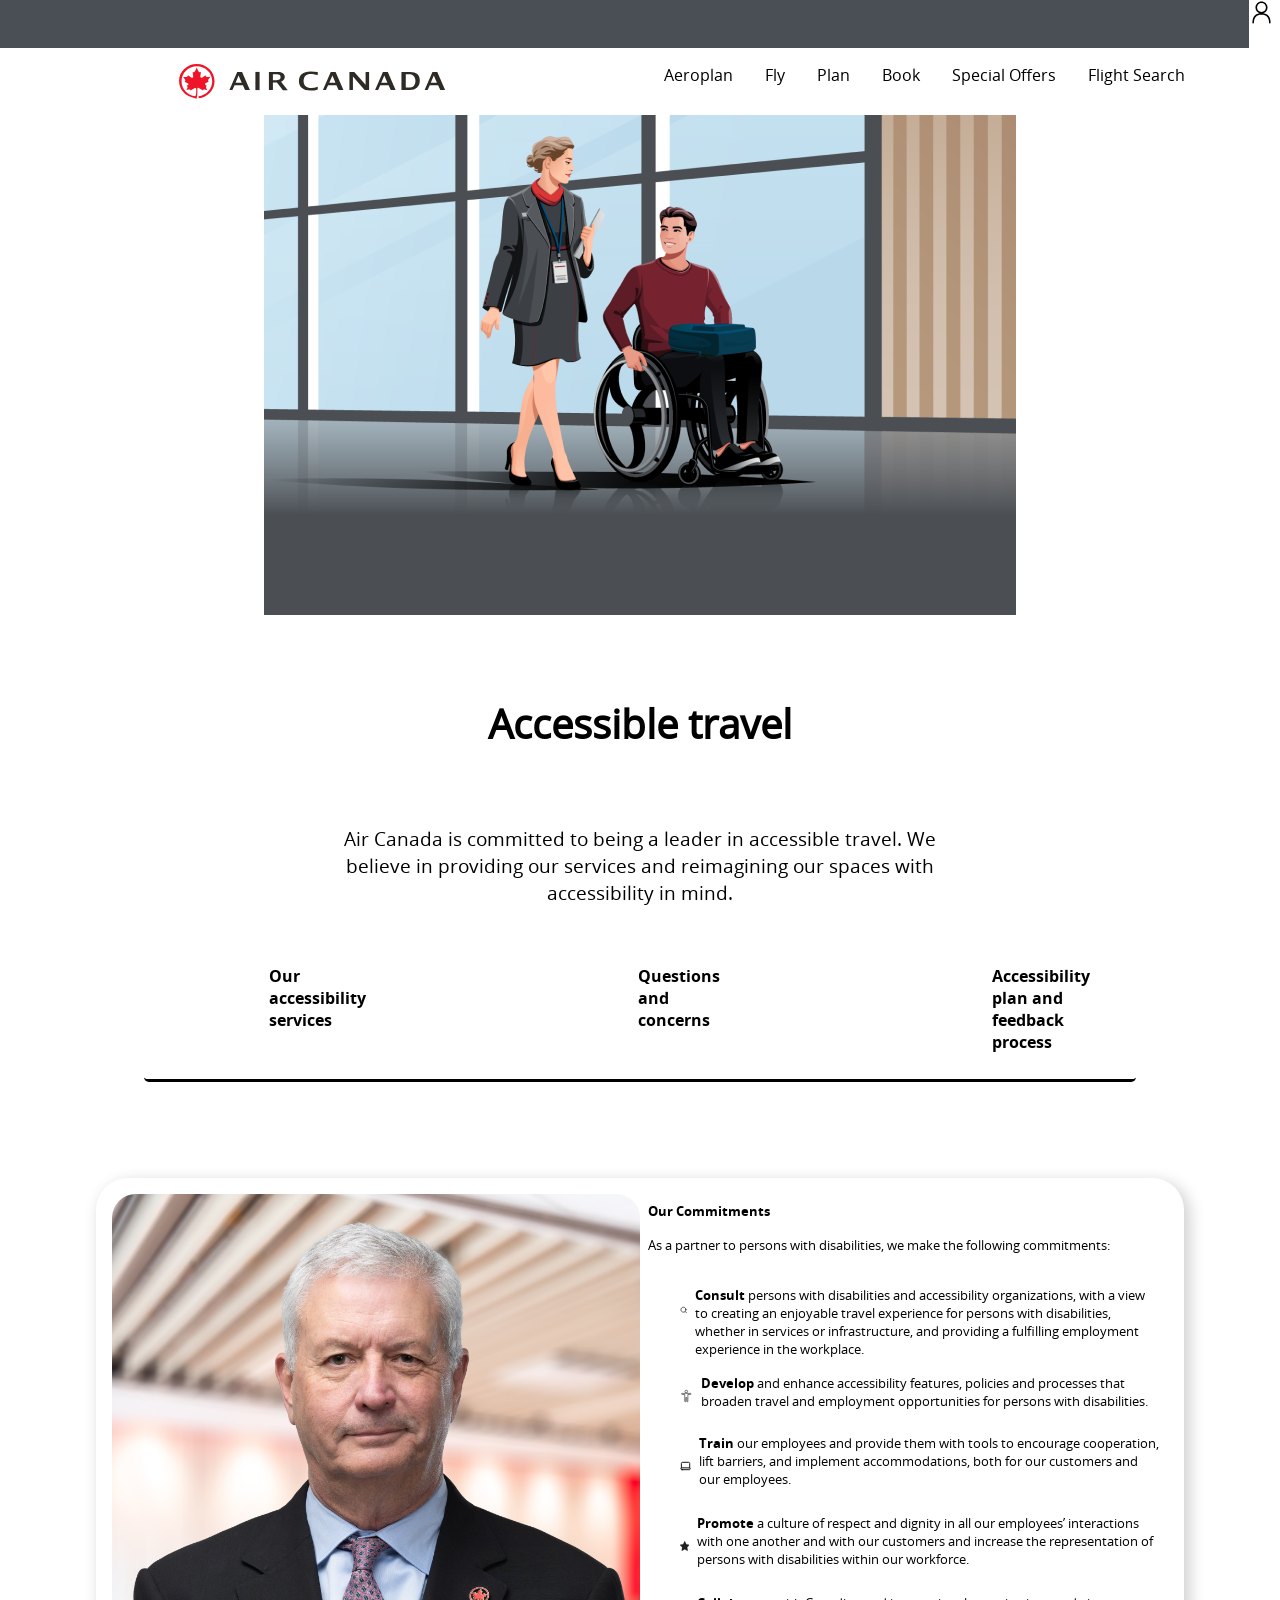
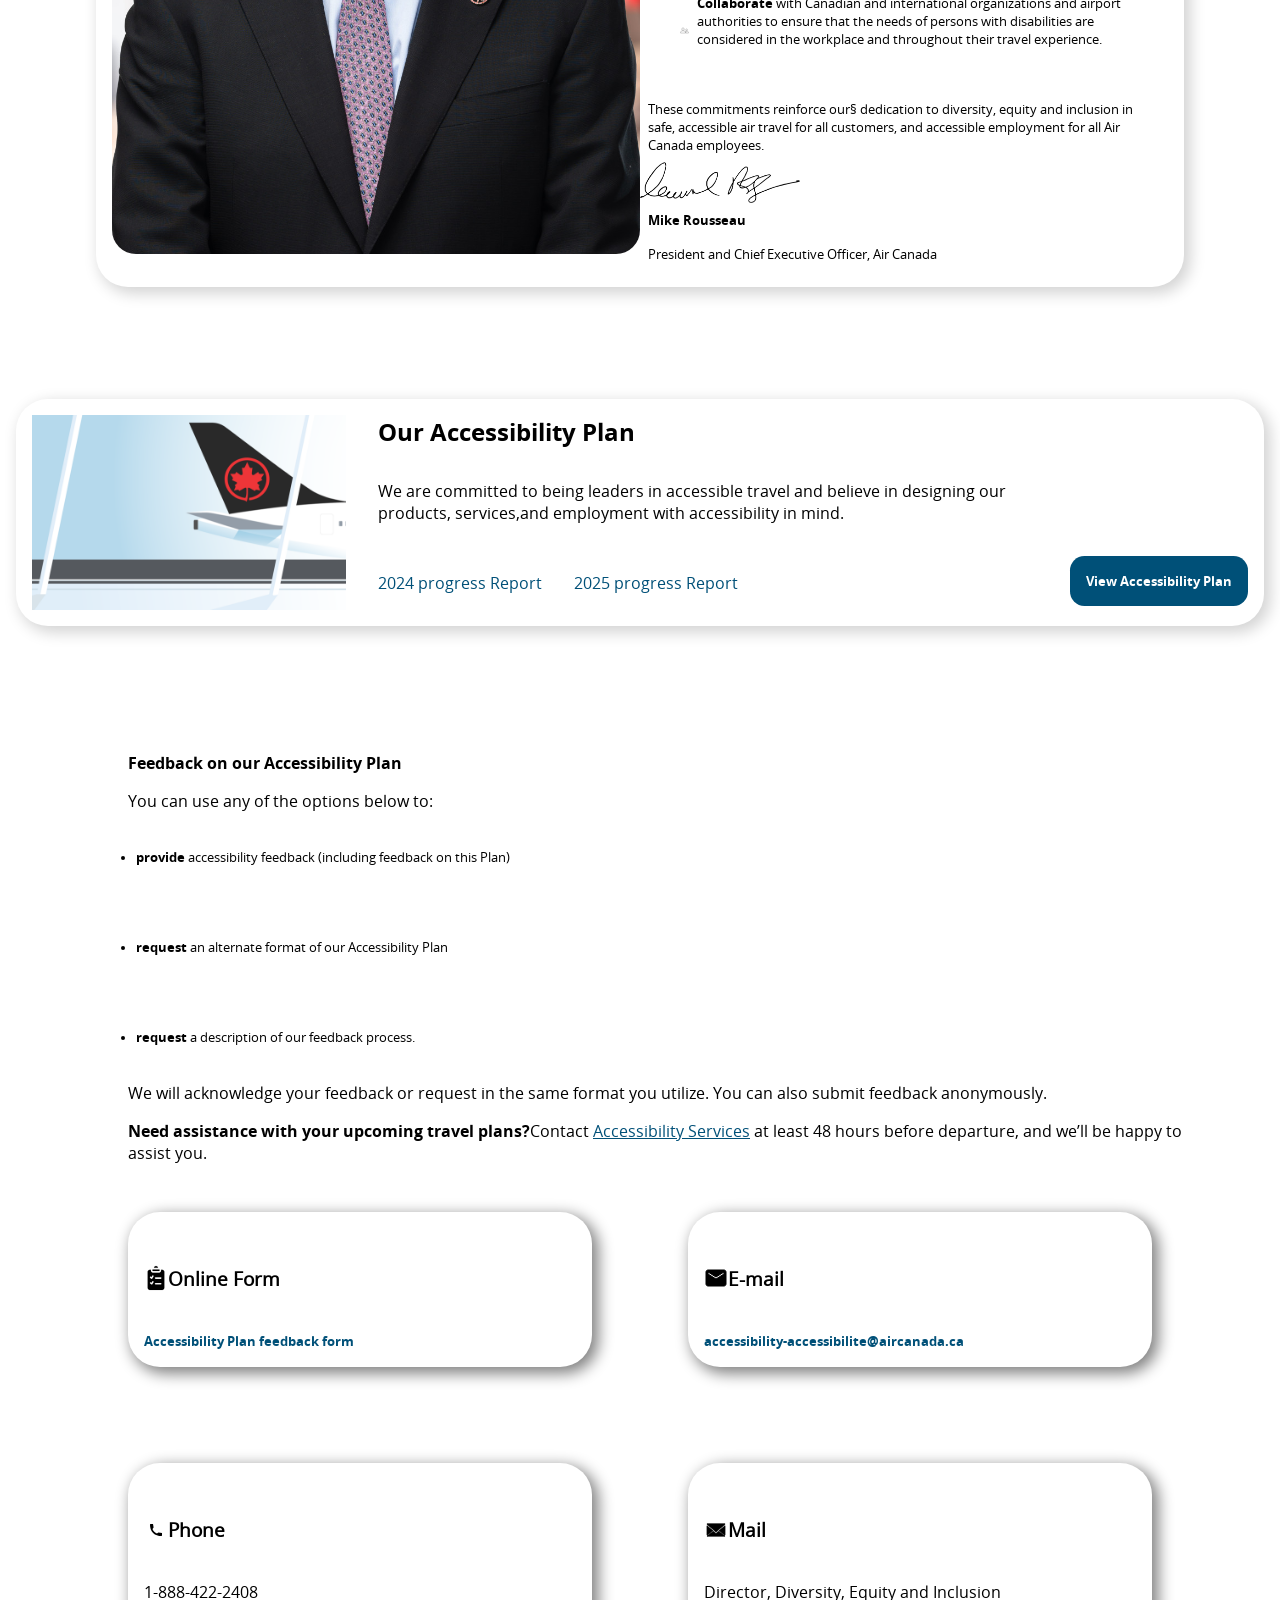
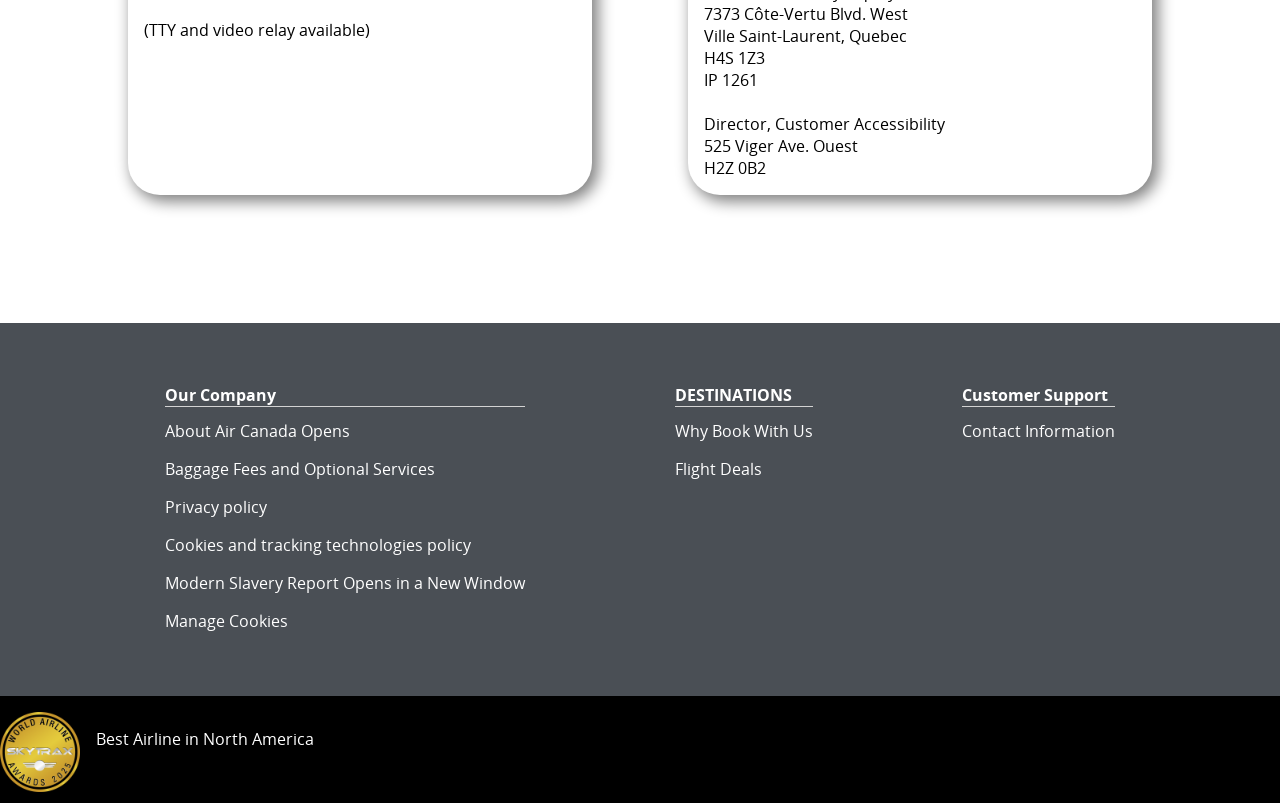
<file: index.html>
<!DOCTYPE html>
<html lang="en">

<head>
	<meta charset="UTF-8">
	<meta name="author" content="jouw naam">
	<meta name="viewport" content="width=device-width, initial-scale=1">
	<link href="styles/style.css" rel="stylesheet">
	<link rel="stylesheet" href="./styles/indexpagina.css">
	<script defer src="scripts/script.js"></script>

	<title>Air Canada accessible travel</title>
</head>

<body>
	<header>
		<nav>
			<button>
				<svg width="25px" height="25px" viewBox="-0.5 0 25 25" fill="none" xmlns="http://www.w3.org/2000/svg">
					<g id="SVGRepo_bgCarrier" stroke-width="0"></g>
					<g id="SVGRepo_tracerCarrier" stroke-linecap="round" stroke-linejoin="round"></g>
					<g id="SVGRepo_iconCarrier">
						<path d="M2 12.32H22" stroke-width="1.5" stroke-linecap="round" stroke-linejoin="round"></path>
						<path d="M2 18.32H22" stroke-width="1.5" stroke-linecap="round" stroke-linejoin="round"></path>
						<path d="M2 6.32001H22" stroke-width="1.5" stroke-linecap="round" stroke-linejoin="round">
						</path>
					</g>
				</svg>
			</button>

			<ul>
				<form action="Search"></form>
				<li><a href="Zoekbalk"> <svg width="25px" height="25px" viewBox="0 0 24 24" fill="none"
							xmlns="http://www.w3.org/2000/svg">
							<g id="SVGRepo_bgCarrier" stroke-width="0"></g>
							<g id="SVGRepo_tracerCarrier" stroke-linecap="round" stroke-linejoin="round"></g>
							<g id="SVGRepo_iconCarrier">
								<path
									d="M15.7955 15.8111L21 21M18 10.5C18 14.6421 14.6421 18 10.5 18C6.35786 18 3 14.6421 3 10.5C3 6.35786 6.35786 3 10.5 3C14.6421 3 18 6.35786 18 10.5Z"
									stroke-width="2" stroke-linecap="round" stroke-linejoin="round">
								</path>
							</g>
						</svg></a></li>
				<li><a href="Flight Search">Flight Search</a></li>
				<li><a href="Special Offers">Special Offers</a></li>
				<li><a href="Book">Book</a></li>
				<li><a href="Plan">Plan</a></li>
				<li><a href="Fly">Fly</a></li>
				<li><a href="Aeroplan">Aeroplan</a></li>
			</ul>
		</nav>

		<a href="Aircanada logo"><img src="./images/logo.aircanada.svg" alt="logo of Aircanada"></a>

		<li><a href="tweedepagina.html"><svg aria-label="icon to the next page" width="25px" height="25px" viewBox="0 0 15 15" fill="none"
					xmlns="http://www.w3.org/2000/svg">
					<g id="SVGRepo_bgCarrier" stroke-width="0"></g>
					<g id="SVGRepo_tracerCarrier" stroke-linecap="round" stroke-linejoin="round"></g>
					<g id="SVGRepo_iconCarrier">
						<path fill-rule="evenodd" clip-rule="evenodd"
							d="M7.5 0.875C5.49797 0.875 3.875 2.49797 3.875 4.5C3.875 6.15288 4.98124 7.54738 6.49373 7.98351C5.2997 8.12901 4.27557 8.55134 3.50407 9.31167C2.52216 10.2794 2.02502 11.72 2.02502 13.5999C2.02502 13.8623 2.23769 14.0749 2.50002 14.0749C2.76236 14.0749 2.97502 13.8623 2.97502 13.5999C2.97502 11.8799 3.42786 10.7206 4.17091 9.9883C4.91536 9.25463 6.02674 8.87499 7.49995 8.87499C8.97317 8.87499 10.0846 9.25463 10.8291 9.98831C11.5721 10.7206 12.025 11.8799 12.025 13.5999C12.025 13.8623 12.2376 14.0749 12.5 14.0749C12.7623 14.075 12.975 13.8623 12.975 13.6C12.975 11.72 12.4778 10.2794 11.4959 9.31166C10.7244 8.55135 9.70025 8.12903 8.50625 7.98352C10.0187 7.5474 11.125 6.15289 11.125 4.5C11.125 2.49797 9.50203 0.875 7.5 0.875ZM4.825 4.5C4.825 3.02264 6.02264 1.825 7.5 1.825C8.97736 1.825 10.175 3.02264 10.175 4.5C10.175 5.97736 8.97736 7.175 7.5 7.175C6.02264 7.175 4.825 5.97736 4.825 4.5Z">
						</path>
					</g>
				</svg></a></li>
	</header>

	<main>
		<section>
			<h1>Accessible travel</h1>

			<picture>
				<source srcset="images/h1foto.destkop.png" media="(width >= 54em)" />
				<img src="images/h1fotoindex.png" alt="illustration of an female air canada worker with a man in a wheelchair" />
			</picture>
		</section>

		<section>
			<h2 class="visually-hidden">Inleidingstekst</h2>
			<p>
				Air Canada is committed to being a leader in accessible travel. We believe in providing our services and
				reimagining our spaces with accessibility in mind.
			</p>
			<ul>
				<li><a href="Our accessibility services">Our accessibility services</a></li>
				<li><a href="Questions and concerns">Questions and concerns</a></li>
				<li><a href="Accessibility plan and feedback process">Accessibility plan and feedback process</a></li>
			</ul>
		</section>


		<section>
			<h2>
				Our Commitments
			</h2>
			<p>
				As a partner to persons with disabilities, we make the following commitments:
			</p>

			<ul>
				<li>
					<svg aria-label="search icon"  width="64px" height="64px" viewBox="0 0 24 24" fill="none" xmlns="http://www.w3.org/2000/svg">
						<g id="SVGRepo_bgCarrier" stroke-width="0"></g>
						<g id="SVGRepo_tracerCarrier" stroke-linecap="round" stroke-linejoin="round"></g>
						<g id="SVGRepo_iconCarrier">
							<path
								d="M16.6725 16.6412L21 21M19 11C19 15.4183 15.4183 19 11 19C6.58172 19 3 15.4183 3 11C3 6.58172 6.58172 3 11 3C15.4183 3 19 6.58172 19 11Z"
								stroke-width="2" stroke-linecap="round" stroke-linejoin="round"></path>
						</g>
					</svg>
					<p>
						<strong>Consult</strong> persons with disabilities and accessibility organizations, with a view
						to creating an enjoyable travel experience for persons with disabilities, whether in services or
						infrastructure, and providing a fulfilling employment experience in the workplace.
					</p>
				</li>
				<li>
					<svg aria-label="human standing icon" width="80px" height="60px" viewBox="0 0 24 24" xmlns="http://www.w3.org/2000/svg">
						<g id="SVGRepo_bgCarrier" stroke-width="0"></g>
						<g id="SVGRepo_tracerCarrier" stroke-linecap="round" stroke-linejoin="round"></g>
						<g id="SVGRepo_iconCarrier">
							<path
								d="M9.5,3.5A2.5,2.5,0,1,1,12,6,2.5,2.5,0,0,1,9.5,3.5ZM20,7H4A1,1,0,0,0,4,9H9V22a1,1,0,0,0,2,0V15h2v7a1,1,0,0,0,2,0V9h5a1,1,0,0,0,0-2Z">
							</path>
						</g>
					</svg>
					<p>
						<strong>Develop</strong> and enhance accessibility features, policies and processes that broaden
						travel and
						employment
						opportunities for persons with disabilities.
					</p>
				</li>
				<li>
					<svg aria-label="laptop icon" width="80px" height="80px" viewBox="0 0 24 24" fill="none" xmlns="http://www.w3.org/2000/svg">
						<g id="SVGRepo_bgCarrier" stroke-width="0"></g>
						<g id="SVGRepo_tracerCarrier" stroke-linecap="round" stroke-linejoin="round"></g>
						<g id="SVGRepo_iconCarrier">
							<path
								d="M21 16V7.2C21 6.0799 21 5.51984 20.782 5.09202C20.5903 4.71569 20.2843 4.40973 19.908 4.21799C19.4802 4 18.9201 4 17.8 4H6.2C5.07989 4 4.51984 4 4.09202 4.21799C3.71569 4.40973 3.40973 4.71569 3.21799 5.09202C3 5.51984 3 6.0799 3 7.2V16M4.66667 20H19.3333C19.9533 20 20.2633 20 20.5176 19.9319C21.2078 19.7469 21.7469 19.2078 21.9319 18.5176C22 18.2633 22 17.9533 22 17.3333C22 17.0233 22 16.8683 21.9659 16.7412C21.8735 16.3961 21.6039 16.1265 21.2588 16.0341C21.1317 16 20.9767 16 20.6667 16H3.33333C3.02334 16 2.86835 16 2.74118 16.0341C2.39609 16.1265 2.12654 16.3961 2.03407 16.7412C2 16.8683 2 17.0233 2 17.3333C2 17.9533 2 18.2633 2.06815 18.5176C2.25308 19.2078 2.79218 19.7469 3.48236 19.9319C3.73669 20 4.04669 20 4.66667 20Z"
								stroke-width="2" stroke-linecap="round" stroke-linejoin="round">
							</path>
						</g>
					</svg>
					<p>
						<strong>Train</strong> our employees and provide them with tools to encourage cooperation, lift
						barriers, and
						implement
						accommodations, both for our customers and our employees.
					</p>
				</li>
				<li>
					<svg aria-label="star icon" version="1.0" id="Layer_1" xmlns="http://www.w3.org/2000/svg"
						xmlns:xlink="http://www.w3.org/1999/xlink" width="80px" height="80px" viewBox="0 0 64 64"
						enable-background="new 0 0 64 64" xml:space="preserve">
						<g id="SVGRepo_bgCarrier" stroke-width="0"></g>
						<g id="SVGRepo_tracerCarrier" stroke-linecap="round" stroke-linejoin="round"></g>
						<g id="SVGRepo_iconCarrier">
							<path fill="#231F20"
								d="M63.893,24.277c-0.238-0.711-0.854-1.229-1.595-1.343l-19.674-3.006L33.809,1.15 C33.479,0.448,32.773,0,31.998,0s-1.48,0.448-1.811,1.15l-8.815,18.778L1.698,22.935c-0.741,0.113-1.356,0.632-1.595,1.343 c-0.238,0.71-0.059,1.494,0.465,2.031l14.294,14.657L11.484,61.67c-0.124,0.756,0.195,1.517,0.822,1.957 c0.344,0.243,0.747,0.366,1.151,0.366c0.332,0,0.666-0.084,0.968-0.25l17.572-9.719l17.572,9.719c0.302,0.166,0.636,0.25,0.968,0.25 c0.404,0,0.808-0.123,1.151-0.366c0.627-0.44,0.946-1.201,0.822-1.957l-3.378-20.704l14.294-14.657 C63.951,25.771,64.131,24.987,63.893,24.277z">
							</path>
						</g>
					</svg>
					<p>
						<strong>Promote</strong> a culture of respect and dignity in all our employees’ interactions
						with one another
						and
						with
						our
						customers and increase the representation of persons with disabilities within our workforce.
					</p>
				</li>
				<li>
					<svg aria-label="collaboration icon" width="90px" height="90px" viewBox="0 0 48 48" fill="none" xmlns="http://www.w3.org/2000/svg">
						<g id="SVGRepo_bgCarrier" stroke-width="0"></g>
						<g id="SVGRepo_tracerCarrier" stroke-linecap="round" stroke-linejoin="round"></g>
						<g id="SVGRepo_iconCarrier">
							<path d="M3 29.4C3 25.144 11.6613 23 16 23C20.3387 23 29 25.144 29 29.4V35H3V29.4Z"></path>
							<path
								d="M23 14C23 17.8675 19.8675 21 16 21C12.1325 21 9 17.8675 9 14C9 10.1325 12.1325 7 16 7C19.8675 7 23 10.1325 23 14Z">
							</path>
							<path
								d="M40 18C40 20.7625 37.7625 23 35 23C32.2375 23 30 20.7625 30 18C30 15.2375 32.2375 13 35 13C37.7625 13 40 15.2375 40 18Z">
							</path>
							<path fill-rule="evenodd" clip-rule="evenodd"
								d="M31 35V29.4C31 28.0363 30.4684 26.8885 29.7194 25.9627C31.5696 25.3216 33.584 25 35 25C38.3375 25 45 26.7867 45 30.3333V35H31Z">
							</path>
						</g>
					</svg>
					<p>
						<strong>Collaborate</strong> with Canadian and international organizations and airport
						authorities to ensure
						that the
						needs
						of persons with disabilities are considered in the workplace and throughout their travel
						experience.
					</p>
				</li>
			</ul>
			<p>
				These commitments reinforce our§ dedication to diversity, equity and inclusion in safe, accessible
				air
				travel
				for all customers, and accessible employment for all Air Canada employees.
			</p>
			<img src="./images/michael-Rousseau-Signature.png" alt="signature of Mike Rousseau">
			<p><strong>Mike Rousseau</strong></p>
			<p>President and Chief Executive Officer, Air Canada</p>
			<img hidden src="./images/foto-man.jpg" alt="photo of Mike Rousseau">
		</section>


		<section>
			<h2>Our Accessibility Plan</h2>
			<img src="./images/airplane.png" alt="illustration of an Air canada airplane flying">
			<p>We are committed to being leaders in accessible travel and believe in designing our products,
				services,and employment with accessibility in mind.
			</p>
			<ul>
				<li> <a href="2024 progress Reportt">2024 progress Report </a></li>
				<li><a href="2025 progress Report">2025 progress Report</a></li>
			</ul>

			<a href="View Accessibility Plan">View Accessibility Plan</a>
		</section>

		<section>
			<h2>Feedback on our Accessibility Plan</h2>
			<p>You can use any of the options below to:</p>
			<ul>
				<li>
					<p><strong>provide</strong> accessibility feedback (including feedback on this Plan)</p>
				</li>
				<li>
					<p><strong>request</strong> an alternate format of our Accessibility Plan</p>
				</li>
				<li>
					<p><strong>request</strong> a description of our feedback process.</p>
				</li>
			</ul>

			<p> We will acknowledge your feedback or request in the same format you utilize. You can also submit
				feedback
				anonymously.
			</p>
			<p><strong>Need assistance with your upcoming travel plans?</strong>Contact <a
					href="Accessibility Services">Accessibility Services</a> at least 48 hours before
				departure,
				and we’ll be happy to assist you.
			</p>

			<ul>
				<li>
					<article>
						<h3>
							<svg aria-label="online form icon" height="64px" width="64px" version="1.1" id="Capa_1" xmlns="http://www.w3.org/2000/svg"
								xmlns:xlink="http://www.w3.org/1999/xlink" viewBox="0 0 226.834 226.834"
								xml:space="preserve">
								<g id="SVGRepo_bgCarrier" stroke-width="0"></g>
								<g id="SVGRepo_tracerCarrier" stroke-linecap="round" stroke-linejoin="round"></g>
								<g id="SVGRepo_iconCarrier">
									<path
										d="M80.197,44.939v-9.746c0-1.761,1.433-3.193,3.193-3.193h60.053c1.761,0,3.193,1.433,3.193,3.193v9.746 c0,1.761-1.433,3.193-3.193,3.193H83.391C81.63,48.133,80.197,46.7,80.197,44.939z M131.841,17c-0.768-9.5-8.729-17-18.424-17 S95.761,7.5,94.993,17H131.841z M192.309,55.334v151.333c0,11.12-9.047,20.167-20.167,20.167H54.692 c-11.12,0-20.167-9.047-20.167-20.167V55.334c0-11.12,9.047-20.167,20.167-20.167h10.506c0,0.009-0.001,0.018-0.001,0.026v9.746 c0,10.032,8.162,18.193,18.193,18.193h60.053c10.032,0,18.193-8.161,18.193-18.193v-9.746c0-0.009-0.001-0.018-0.001-0.026h10.506 C183.262,35.167,192.309,44.214,192.309,55.334z M88.183,143.449c-3.526-2.173-8.147-1.077-10.32,2.449l-7.092,11.504l-3.661-2.884 c-3.252-2.563-7.97-2.002-10.532,1.252c-2.563,3.255-2.002,7.97,1.252,10.533l10.271,8.089c1.332,1.049,2.969,1.607,4.64,1.607 c0.436,0,0.875-0.038,1.311-0.115c2.105-0.374,3.952-1.629,5.074-3.449l11.506-18.666C92.806,150.243,91.709,145.623,88.183,143.449 z M88.183,89.449c-3.526-2.174-8.147-1.076-10.32,2.449l-7.092,11.504l-3.661-2.884c-3.252-2.562-7.97-2.002-10.532,1.252 c-2.563,3.255-2.002,7.97,1.252,10.533l10.271,8.089c1.332,1.049,2.969,1.607,4.64,1.607c0.436,0,0.875-0.038,1.311-0.115 c2.105-0.374,3.952-1.629,5.074-3.449L90.632,99.77C92.806,96.243,91.709,91.623,88.183,89.449z M165.858,168.5 c0-4.143-3.357-7.5-7.5-7.5h-49c-4.142,0-7.5,3.357-7.5,7.5s3.358,7.5,7.5,7.5h49C162.501,176,165.858,172.643,165.858,168.5z M165.858,114.5c0-4.143-3.357-7.5-7.5-7.5h-49c-4.142,0-7.5,3.357-7.5,7.5s3.358,7.5,7.5,7.5h49 C162.501,122,165.858,118.643,165.858,114.5z">
									</path>
								</g>
							</svg>
							Online Form
						</h3>
				<li><a href="Accessibility Plan feedback form">Accessibility Plan feedback form</a></li>
				</article>
				</li>

				<li>
					<article>
						<h3>
							<svg aria-label="e-mail icon" xmlns="http://www.w3.org/2000/svg" width="64px" height="64px" viewBox="0 0 24 24">
								<g id="SVGRepo_bgCarrier" stroke-width="0"></g>
								<g id="SVGRepo_tracerCarrier" stroke-linecap="round" stroke-linejoin="round"></g>
								<g id="SVGRepo_iconCarrier">
									<path
										d="M20 4H4c-1.1 0-1.99.9-1.99 2L2 18c0 1.1.9 2 2 2h16c1.1 0 2-.9 2-2V6c0-1.1-.9-2-2-2zm0 4l-8 5-8-5V6l8 5 8-5v2z">
									</path>
								</g>
							</svg>
							E-mail
						</h3>

						<address>
							<a
								href="accessibility-accessibilite@aircanada.ca">accessibility-accessibilite@aircanada.ca</a><br>
						</address>
					</article>
				</li>

				<li>
					<article>
						<h3>
							<svg aria-label="phone icon" width="64px" height="64px" viewBox="0 0 1024 1024" xmlns="http://www.w3.org/2000/svg">
								<g id="SVGRepo_bgCarrier" stroke-width="0"></g>
								<g id="SVGRepo_tracerCarrier" stroke-linecap="round" stroke-linejoin="round"></g>
								<g id="SVGRepo_iconCarrier">
									<path
										d="M768 640v99.6c0 8.1-2.1 14.2-8.2 20.3-6.2 6.2-12.1 8.1-20.2 8.1-120.1-2.1-260.1-40.3-351.6-131.8S258.1 404.5 256 284.4c0-8.1 2-14.1 8.1-20.2s12.1-8.2 20.3-8.2H384l25.6 153.6-47.8 62.1c14.2 40.3 42.7 83.1 75.1 115.6 32.5 32.5 75.1 60.7 115.3 74.9l62.1-47.8L768 640z">
									</path>
								</g>
							</svg>
							Phone
						</h3>

						<address>
							<a href="1-888-422-2408">1-888-422-2408</a><br>
						</address>
						<p>(TTY and video relay available)</p>
					</article>
				</li>

				<li>
					<article>
						<h3>
							<svg aria-label="mail icon" width="64px" height="64px" viewBox="-4 0 32 32" version="1.1"
								xmlns="http://www.w3.org/2000/svg">
								<g id="SVGRepo_bgCarrier" stroke-width="0"></g>
								<g id="SVGRepo_tracerCarrier" stroke-linecap="round" stroke-linejoin="round"></g>
								<g id="SVGRepo_iconCarrier">
									<title>mail</title>
									<path
										d="M24 8.375l-12 10.281-12-10.281v-0.594h24v0.594zM24 22.875l-7.938-5.719 7.938-6.875v12.594zM0 10.281l7.938 6.875-7.938 5.719v-12.594zM12 20.688l3.281-2.875 8.719 6.281v0.125h-24v-0.125l8.719-6.281z">
									</path>
								</g>
							</svg>
							Mail
						</h3>

						<address>
							<a href="Director, Diversity, Equity and Inclusion">Director, Diversity, Equity and
								Inclusion</a><br>
							<a href="7373 Côte-Vertu Blvd. West">7373 Côte-Vertu Blvd. West</a><br>
							<a href="Ville Saint-Laurent, Quebec">Ville Saint-Laurent, Quebec</a><br>
							<a href="H4S 1Z3">H4S 1Z3</a><br>
							<a href="IP 1261">IP 1261</a><br><br>
						</address>
						<address>
							<a href="Director, Customer Accessibility">Director, Customer Accessibility</a><br>
							<a href="525 Viger Ave. Ouest">525 Viger Ave. Ouest</a><br>
							<a href="H2Z 0B2">H2Z 0B2</a><br>
						</address>
					</article>
				</li>
			</ul>
		</section>
	</main>

	<footer>
		<div>
			<section>
				<h2>Our Company</h2>
				<ul>
					<li><a href="About Air Canada Opens">About Air Canada Opens</a></li>
					<li><a href="Baggage Fees and Optional Services">Baggage Fees and Optional Services</a></li>
					<li><a href="Privacy policy">Privacy policy</a></li>
					<li><a href="Cookies and tracking technologies policy">Cookies and tracking technologies policy</a>
					</li>
					<li><a href="Modern Slavery Report Opens in a New Window">Modern Slavery Report Opens in a New
							Window</a>
					</li>
					<li><a href="Manage Cookies">Manage Cookies</a></li>
				</ul>
			</section>

			<section>
				<h2>DESTINATIONS</h2>
				<ul>
					<li><a href="Why Book With Us">Why Book With Us</a></li>
					<li><a href="Flight Deals">Flight Deals</a></li>
				</ul>
			</section>
			<section>
				<h2>Customer Support</h2>
				<li><a href="Contact Information">Contact Information</a></li>
			</section>
		</div>

		<section>
			<h2 class="visually-hidden">Best airline award</h2>
			<img src="./images/word.airlines.award.footer" alt="World award for the best airline in North America">
			<p>Best Airline in North America</p>
		</section>

		<section>
			<nav>
				<ul>
					<li><a href="General Conditions of Carriage & Tariff">General Conditions of Carriage & Tariff</a>
					</li>
					<li><a href="Imprint">Imprint</a></li>
					<li><a href="Terms of use">Terms of use</a></li>
				</ul>
			</nav>
		</section>

		<section>
			<nav>
				<ul>
					<li>
						<a href="facebook"><svg aria-label="link to facebook" height="30px" width="30px" version="1.1" id="Layer_1"
								xmlns="http://www.w3.org/2000/svg" xmlns:xlink="http://www.w3.org/1999/xlink"
								viewBox="-337 273 123.5 256" xml:space="preserve" stroke="#ffffff">
								<g id="SVGRepo_bgCarrier" stroke-width="0"></g>
								<g id="SVGRepo_tracerCarrier" stroke-linecap="round" stroke-linejoin="round"></g>
								<g id="SVGRepo_iconCarrier">
									<path
										d="M-260.9,327.8c0-10.3,9.2-14,19.5-14c10.3,0,21.3,3.2,21.3,3.2l6.6-39.2c0,0-14-4.8-47.4-4.8c-20.5,0-32.4,7.8-41.1,19.3 c-8.2,10.9-8.5,28.4-8.5,39.7v25.7H-337V396h26.5v133h49.6V396h39.3l2.9-38.3h-42.2V327.8z">
									</path>
								</g>
							</svg></a>
					</li>
					<li>
						<a href="twitter"><svg aria-label="link to twitter" version="1.1" xmlns="http://www.w3.org/2000/svg"
								xmlns:xlink="http://www.w3.org/1999/xlink" width="30px" height="30px"
								viewBox="0 0 512 512" xml:space="preserve" stroke="#ffffff">
								<g id="SVGRepo_bgCarrier" stroke-width="0"></g>
								<g id="SVGRepo_tracerCarrier" stroke-linecap="round" stroke-linejoin="round"></g>
								<g id="SVGRepo_iconCarrier">
									<g id="7935ec95c421cee6d86eb22ecd12f847">
										<path style="display: inline;"
											d="M459.186,151.787c0.203,4.501,0.305,9.023,0.305,13.565 c0,138.542-105.461,298.285-298.274,298.285c-59.209,0-114.322-17.357-160.716-47.104c8.212,0.973,16.546,1.47,25.012,1.47 c49.121,0,94.318-16.759,130.209-44.884c-45.887-0.841-84.596-31.154-97.938-72.804c6.408,1.227,12.968,1.886,19.73,1.886 c9.55,0,18.816-1.287,27.617-3.68c-47.955-9.633-84.1-52.001-84.1-102.795c0-0.446,0-0.882,0.011-1.318 c14.133,7.847,30.294,12.562,47.488,13.109c-28.134-18.796-46.637-50.885-46.637-87.262c0-19.212,5.16-37.218,14.193-52.7 c51.707,63.426,128.941,105.156,216.072,109.536c-1.784-7.675-2.718-15.674-2.718-23.896c0-57.891,46.941-104.832,104.832-104.832 c30.173,0,57.404,12.734,76.525,33.102c23.887-4.694,46.313-13.423,66.569-25.438c-7.827,24.485-24.434,45.025-46.089,58.002 c21.209-2.535,41.426-8.171,60.222-16.505C497.448,118.542,479.666,137.004,459.186,151.787z">
										</path>
									</g>
								</g>
							</svg></a>
					</li>
					<li>
						<a href="youtube"><svg aria-label="link to youtube" width="30px" height="30px" viewBox="0 -0.5 25 25" fill="none"
								xmlns="http://www.w3.org/2000/svg" stroke="#ffffff">
								<g id="SVGRepo_bgCarrier" stroke-width="0"></g>
								<g id="SVGRepo_tracerCarrier" stroke-linecap="round" stroke-linejoin="round"></g>
								<g id="SVGRepo_iconCarrier">
									<path fill-rule="evenodd" clip-rule="evenodd"
										d="M18.168 19.0028C20.4724 19.0867 22.41 17.29 22.5 14.9858V9.01982C22.41 6.71569 20.4724 4.91893 18.168 5.00282H6.832C4.52763 4.91893 2.58998 6.71569 2.5 9.01982V14.9858C2.58998 17.29 4.52763 19.0867 6.832 19.0028H18.168Z"
										stroke-width="1.5" stroke-linecap="round" stroke-linejoin="round">
									</path>
									<path fill-rule="evenodd" clip-rule="evenodd"
										d="M12.008 9.17784L15.169 11.3258C15.3738 11.4454 15.4997 11.6647 15.4997 11.9018C15.4997 12.139 15.3738 12.3583 15.169 12.4778L12.008 14.8278C11.408 15.2348 10.5 14.8878 10.5 14.2518V9.75184C10.5 9.11884 11.409 8.77084 12.008 9.17784Z"
										stroke="#ffffff" stroke-width="1.5" stroke-linecap="round"
										stroke-linejoin="round">
									</path>
								</g>
							</svg></a>
					</li>
					<li>
						<a href="internet"></a><svg aria-label="link to our website" width="6=30px" height="30px" viewBox="0 0 24 24"
							xmlns="http://www.w3.org/2000/svg" stroke="#ffffff">
							<g id="SVGRepo_bgCarrier" stroke-width="0"></g>
							<g id="SVGRepo_tracerCarrier" stroke-linecap="round" stroke-linejoin="round"></g>
							<g id="SVGRepo_iconCarrier">
								<path
									d="M20.364,3a1,1,0,0,1-1,1A15.381,15.381,0,0,0,4,19.363a1,1,0,0,1-2,0A17.384,17.384,0,0,1,19.364,2,1,1,0,0,1,20.364,3ZM7.909,20.363a1,1,0,0,0,1-1A10.467,10.467,0,0,1,19.364,8.909a1,1,0,1,0,0-2A12.469,12.469,0,0,0,6.909,19.363,1,1,0,0,0,7.909,20.363Zm5.909-1a5.552,5.552,0,0,1,5.546-5.545,1,1,0,0,0,0-2,7.554,7.554,0,0,0-7.546,7.545,1,1,0,0,0,2,0Zm7.182,0A1.637,1.637,0,1,0,19.364,21,1.637,1.637,0,0,0,21,19.364Z">
								</path>
							</g>
						</svg>
					</li>
				</ul>
			</nav>
		</section>


	</footer>
</body>

</html>
</file>
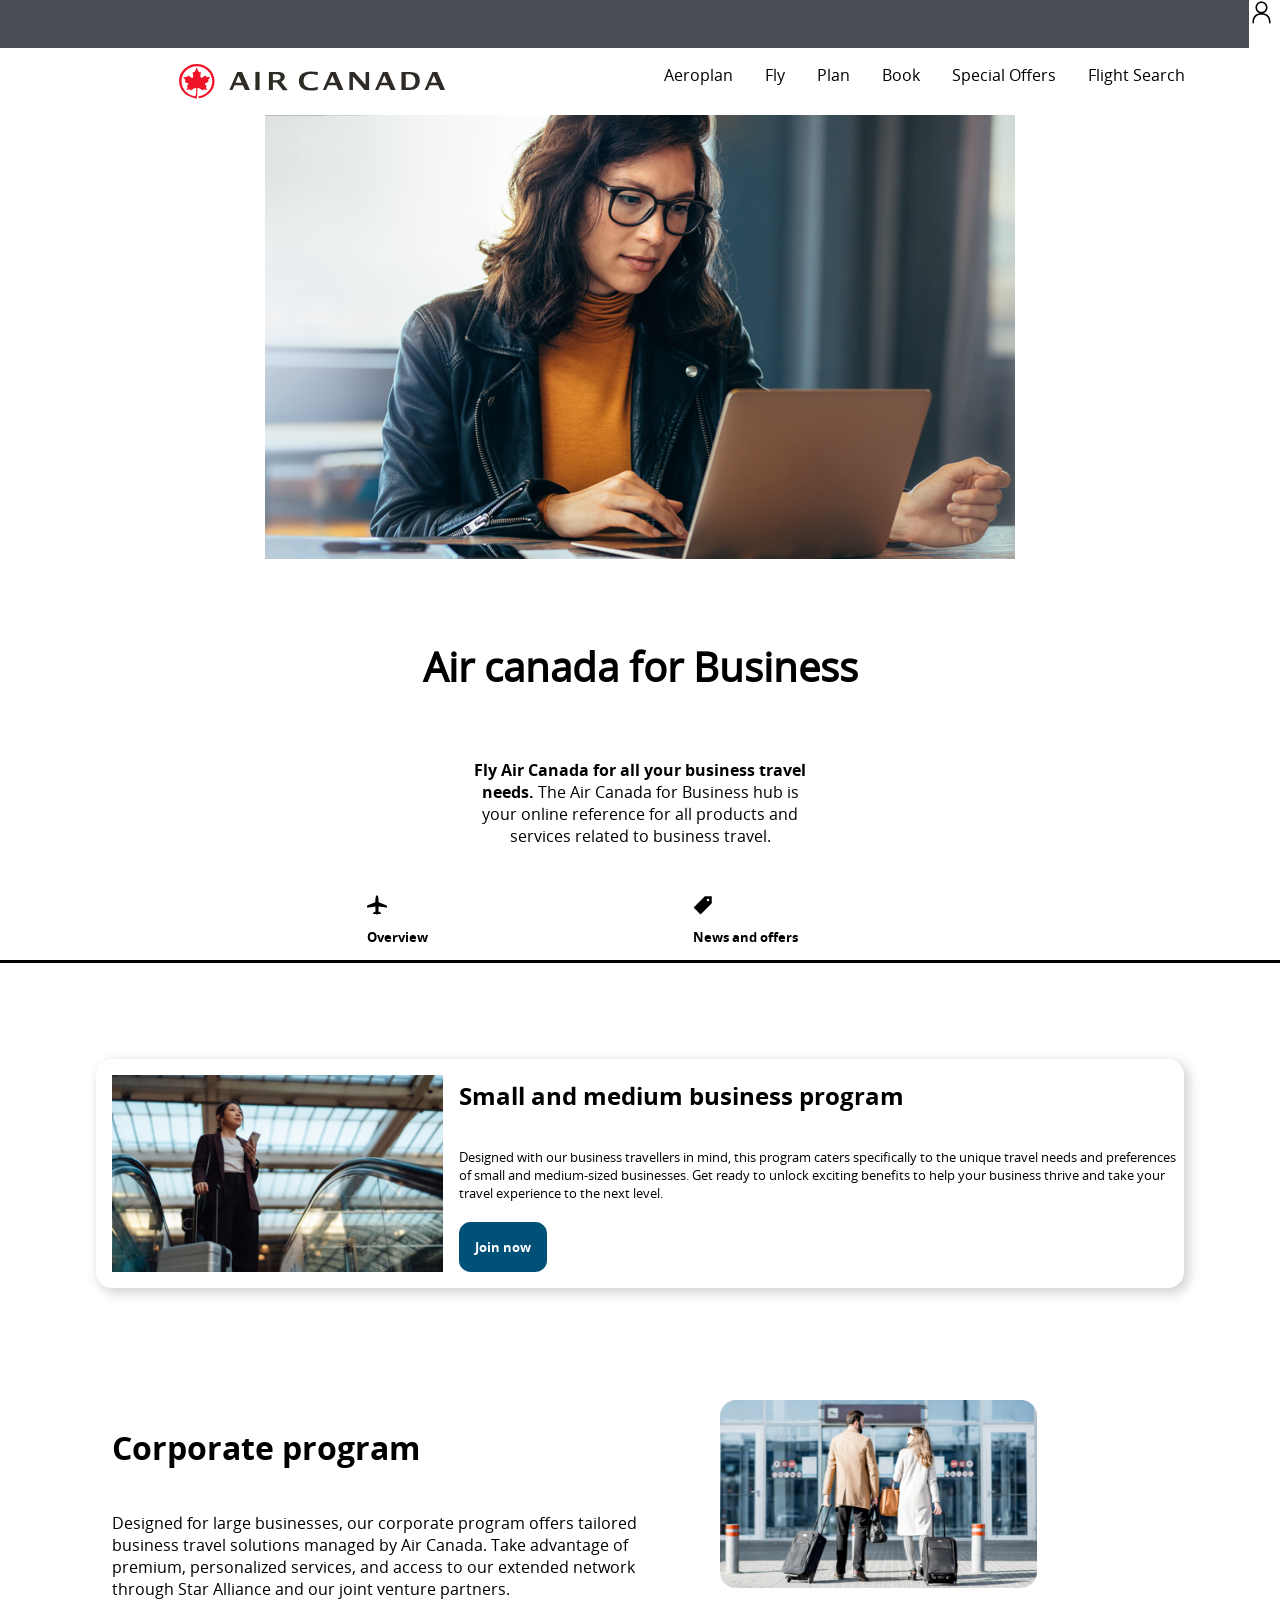
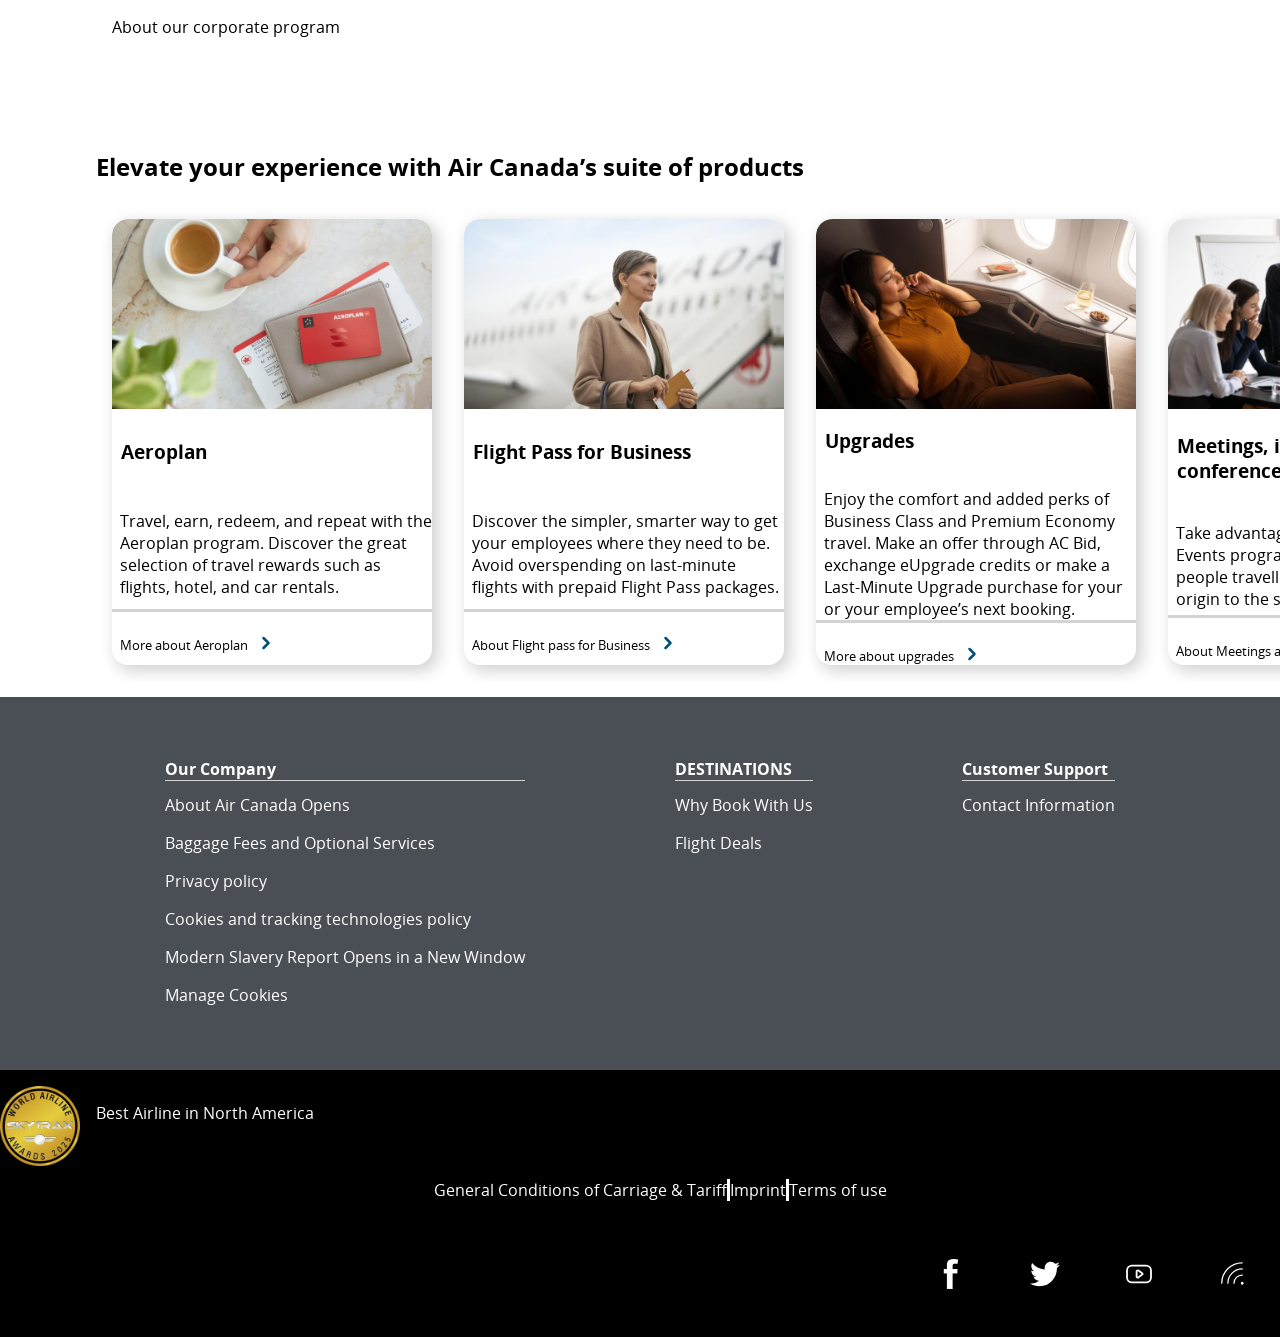
<file: tweedepagina.html>
<!DOCTYPE html>
<html lang="en">

<head>
    <meta charset="UTF-8">
    <meta name="viewport" content="width=device-width, initial-scale=1.0">
    <link href="styles/style.css" rel="stylesheet">
    <link rel="stylesheet" href="styles/tweedepagina.css">
    <script defer src="scripts/script.js"></script>



    <title>Tweede pagina van Aircanada</title>
</head>


<body>
    <header>
        <nav>
            <button>
                <svg width="25px" height="25px" viewBox="-0.5 0 25 25" fill="none" xmlns="http://www.w3.org/2000/svg">
                    <g id="SVGRepo_bgCarrier" stroke-width="0"></g>
                    <g id="SVGRepo_tracerCarrier" stroke-linecap="round" stroke-linejoin="round"></g>
                    <g id="SVGRepo_iconCarrier">
                        <path d="M2 12.32H22" stroke-width="1.5" stroke-linecap="round" stroke-linejoin="round"></path>
                        <path d="M2 18.32H22" stroke-width="1.5" stroke-linecap="round" stroke-linejoin="round"></path>
                        <path d="M2 6.32001H22" stroke-width="1.5" stroke-linecap="round" stroke-linejoin="round">
                        </path>
                    </g>
                </svg>
            </button>

            <ul>
                <form action="Search"></form>
                <li><a href="Zoekbalk"> <svg width="25px" height="25px" viewBox="0 0 24 24" fill="none"
                            xmlns="http://www.w3.org/2000/svg">
                            <g id="SVGRepo_bgCarrier" stroke-width="0"></g>
                            <g id="SVGRepo_tracerCarrier" stroke-linecap="round" stroke-linejoin="round"></g>
                            <g id="SVGRepo_iconCarrier">
                                <path
                                    d="M15.7955 15.8111L21 21M18 10.5C18 14.6421 14.6421 18 10.5 18C6.35786 18 3 14.6421 3 10.5C3 6.35786 6.35786 3 10.5 3C14.6421 3 18 6.35786 18 10.5Z"
                                    stroke-width="2" stroke-linecap="round" stroke-linejoin="round">
                                </path>
                            </g>
                        </svg></a></li>
                <li><a href="Flight Search">Flight Search</a></li>
                <li><a href="Special Offers">Special Offers</a></li>
                <li><a href="Book">Book</a></li>
                <li><a href="Plan">Plan</a></li>
                <li><a href="Fly">Fly</a></li>
                <li><a href="Aeroplan">Aeroplan</a></li>
            </ul>
        </nav>

        <a href="Aircanada logo"><img src="./images/logo.aircanada.svg" alt="logo of Aircanada"></a>


        <li><a href="index.html"><svg aria-label="icon to the next page" width="25px" height="25px" viewBox="0 0 15 15" fill="none"
                    xmlns="http://www.w3.org/2000/svg">
                    <g id="SVGRepo_bgCarrier" stroke-width="0"></g>
                    <g id="SVGRepo_tracerCarrier" stroke-linecap="round" stroke-linejoin="round"></g>
                    <g id="SVGRepo_iconCarrier">
                        <path fill-rule="evenodd" clip-rule="evenodd"
                            d="M7.5 0.875C5.49797 0.875 3.875 2.49797 3.875 4.5C3.875 6.15288 4.98124 7.54738 6.49373 7.98351C5.2997 8.12901 4.27557 8.55134 3.50407 9.31167C2.52216 10.2794 2.02502 11.72 2.02502 13.5999C2.02502 13.8623 2.23769 14.0749 2.50002 14.0749C2.76236 14.0749 2.97502 13.8623 2.97502 13.5999C2.97502 11.8799 3.42786 10.7206 4.17091 9.9883C4.91536 9.25463 6.02674 8.87499 7.49995 8.87499C8.97317 8.87499 10.0846 9.25463 10.8291 9.98831C11.5721 10.7206 12.025 11.8799 12.025 13.5999C12.025 13.8623 12.2376 14.0749 12.5 14.0749C12.7623 14.075 12.975 13.8623 12.975 13.6C12.975 11.72 12.4778 10.2794 11.4959 9.31166C10.7244 8.55135 9.70025 8.12903 8.50625 7.98352C10.0187 7.5474 11.125 6.15289 11.125 4.5C11.125 2.49797 9.50203 0.875 7.5 0.875ZM4.825 4.5C4.825 3.02264 6.02264 1.825 7.5 1.825C8.97736 1.825 10.175 3.02264 10.175 4.5C10.175 5.97736 8.97736 7.175 7.5 7.175C6.02264 7.175 4.825 5.97736 4.825 4.5Z">
                        </path>
                    </g>
                </svg></a></li>
    </header>
    <main>
        <section>
            <h1>Air canada for Business</h1>
            <picture>
                <source srcset="images/beginfoto.destkop2" media="(width >= 54em)" />
                <img src="images/beginfoto.tweedepagina" alt="woman is working on her computer" />
            </picture>
        </section>

        <section>

            <h2 class="visually-hidden">Inleidingstekst</h2>
            <p><strong>Fly Air Canada for all your business travel needs.</strong> The Air Canada for Business hub is
                your online reference for all products and services related to business travel.
            </p>
            <ul>
                <li><a href="Overview"><svg aria-label="overvieuw" height="20px" width="20px" version="1.1" id="_x32_"
                            xmlns="http://www.w3.org/2000/svg" xmlns:xlink="http://www.w3.org/1999/xlink"
                            viewBox="0 0 512 512" xml:space="preserve">
                            <g id="SVGRepo_bgCarrier" stroke-width="0"></g>
                            <g id="SVGRepo_tracerCarrier" stroke-linecap="round" stroke-linejoin="round"></g>
                            <g id="SVGRepo_iconCarrier">
                                <style type="text/css">
                                </style>
                                <g>
                                    <path class="st0"
                                        d="M511.06,286.261c-0.387-10.849-7.42-20.615-18.226-25.356l-193.947-74.094 C298.658,78.15,285.367,3.228,256.001,3.228c-29.366,0-42.657,74.922-42.885,183.583L19.167,260.904 C8.345,265.646,1.33,275.412,0.941,286.261L0.008,311.97c-0.142,3.886,1.657,7.623,4.917,10.188 c3.261,2.564,7.597,3.684,11.845,3.049c0,0,151.678-22.359,198.037-29.559c1.85,82.016,4.019,127.626,4.019,127.626l-51.312,24.166 c-6.046,2.38-10.012,8.206-10.012,14.701v9.465c0,4.346,1.781,8.505,4.954,11.493c3.155,2.987,7.403,4.539,11.74,4.292l64.83-3.667 c2.08,14.436,8.884,25.048,16.975,25.048c8.091,0,14.877-10.612,16.975-25.048l64.832,3.667c4.336,0.246,8.584-1.305,11.738-4.292 c3.174-2.988,4.954-7.148,4.954-11.493v-9.465c0-6.495-3.966-12.321-10.012-14.701l-51.329-24.166c0,0,2.186-45.61,4.037-127.626 c46.358,7.2,198.036,29.559,198.036,29.559c4.248,0.635,8.602-0.485,11.845-3.049c3.261-2.565,5.041-6.302,4.918-10.188 L511.06,286.261z">
                                    </path>
                                </g>
                            </g>
                        </svg> Overview</a></li>


                <li><a href="News and offers"> <svg aria-label="news and offers" width="20px" height="20px" viewBox="0 0 512 512"
                            xmlns="http://www.w3.org/2000/svg">
                            <g id="SVGRepo_bgCarrier" stroke-width="0"></g>
                            <g id="SVGRepo_tracerCarrier" stroke-linecap="round" stroke-linejoin="round"></g>
                            <g id="SVGRepo_iconCarrier">
                                <title>ionicons-v5-p</title>
                                <path
                                    d="M304,32,16,320,192,496,480,208V32Zm80,128a32,32,0,1,1,32-32A32,32,0,0,1,384,160Z">
                                </path>
                            </g>
                        </svg> News and offers</a></li>
            </ul>
        </section>

        <section>
            <h2>Small and medium business program</h2>
            <img src="./images/womanbystairs.2" alt="woman standing with her baggage infront of the stairs">
            <p>Designed with our business travellers in mind, this program caters specifically to the unique travel
                needs and preferences of small and medium-sized businesses. Get ready to unlock exciting benefits to
                help your business thrive and take your travel experience to the next level.</p>
           <a href="Join now">Join now</a>
        </section>

        <section>
            <h2>Corporate program</h2>
            <img src="./images/derdefoto.tweedepagina" alt="man and woman walking to the airport with their baggage">
            <p>Designed for large businesses, our corporate program offers tailored business travel solutions managed by
                Air Canada. Take advantage of premium, personalized services, and access to our extended network through
                Star Alliance and our joint venture partners.</p>
            <li><a href="About our corporate program">About our corporate program</a></li>
        </section>

        <section>
            <h2>Elevate your experience with Air Canada’s suite of products</h2>
            <ul>
                <li>
                    <article>
                        <h3>Aeroplan</h3>
                        <img src="./images/aeroplan.pagina2"
                            alt="coffee is getting grabbed of a table with tickets on it">
                        <p>Travel, earn, redeem, and repeat with the Aeroplan program. Discover the great selection of
                            travel
                            rewards such as flights, hotel, and car rentals.</p>
                <li><a href="More about Aeroplan">More about Aeroplan <svg aria-label="icon to go to the page 'more about Aeroplan'" width="30px" height="30px"
                            viewBox="0 0 24 24" fill="none" xmlns="http://www.w3.org/2000/svg" stroke="#005078">
                            <g id="SVGRepo_bgCarrier" stroke-width="0"></g>
                            <g id="SVGRepo_tracerCarrier" stroke-linecap="round" stroke-linejoin="round"></g>
                            <g id="SVGRepo_iconCarrier">
                                <path d="M10 16L14 12L10 8" stroke-width="2" stroke-linecap="round"
                                    stroke-linejoin="round"></path>
                            </g>
                        </svg></a></li>
                </article>
                </li>
                <li>
                    <article>
                        <h3>Flight Pass for Business</h3>
                        <img src="./images/flightpass.pagina2"
                            alt="woman walking next to the airplane with a plane ticket in her hand">
                        <p>Discover the simpler, smarter way to get your employees where they need to be. Avoid
                            overspending on
                            last-minute flights with prepaid Flight Pass packages.</p>
                <li><a href="About Flight pass for Business">About Flight pass for Business <svg aria-label="icon to go to the page 'About Flight pass for Business'" width="30px"
                            height="30px" viewBox="0 0 24 24" fill="none" xmlns="http://www.w3.org/2000/svg"
                            stroke="#005078">
                            <g id="SVGRepo_bgCarrier" stroke-width="0"></g>
                            <g id="SVGRepo_tracerCarrier" stroke-linecap="round" stroke-linejoin="round"></g>
                            <g id="SVGRepo_iconCarrier">
                                <path d="M10 16L14 12L10 8" stroke-width="2" stroke-linecap="round"
                                    stroke-linejoin="round"></path>
                            </g>
                        </svg></a></li>
                </article>
                </li>
                <li>
                    <article>
                        <h3>Upgrades</h3>
                        <img src="./images/upgrades.pagina2" alt="woman listening to music in businessclass">
                        <p>Enjoy the comfort and added perks of Business Class and Premium Economy travel. Make an offer
                            through
                            AC Bid, exchange eUpgrade credits or make a Last-Minute Upgrade purchase for your or your
                            employee’s
                            next booking.</p>
                <li><a href="More about upgrades">More about upgrades <svg aria-label="icon to go to the page 'More about upgrades'" width="30px" height="30px"
                            viewBox="0 0 24 24" fill="none" xmlns="http://www.w3.org/2000/svg" stroke="#005078">
                            <g id="SVGRepo_bgCarrier" stroke-width="0"></g>
                            <g id="SVGRepo_tracerCarrier" stroke-linecap="round" stroke-linejoin="round"></g>
                            <g id="SVGRepo_iconCarrier">
                                <path d="M10 16L14 12L10 8" stroke-width="2" stroke-linecap="round"
                                    stroke-linejoin="round"></path>
                            </g>
                        </svg></a></li>
                </article>
                </li>
                <li>
                    <article>
                        <h3>Meetings, incentives, conferences, and events</h3>
                        <img src="./images/meetings.pagina2" alt="People in a meeting at the office">
                        <p>Take advantage of our Meetings and Events program available for 10 or more people travelling
                            from
                            multiple points of origin to the same destination.</p>
                <li><a href="About Meetings and Events">About Meetings and Events <svg aria-label="icon to go to the page 'About Meetings and Events'" width="30px" height="30px"
                            viewBox="0 0 24 24" fill="none" xmlns="http://www.w3.org/2000/svg" stroke="#005078">
                            <g id="SVGRepo_bgCarrier" stroke-width="0"></g>
                            <g id="SVGRepo_tracerCarrier" stroke-linecap="round" stroke-linejoin="round"></g>
                            <g id="SVGRepo_iconCarrier">
                                <path d="M10 16L14 12L10 8" stroke-width="2" stroke-linecap="round"
                                    stroke-linejoin="round"></path>
                            </g>
                        </svg></a></li>
                </article>
                </li>
                <li>
                    <article>
                        <h3>Payment options</h3>
                        <img src="./images/payment.pagina2" alt="paying with a visacard">
                        <p>AC Wallet, Air Canada Gift Cards and more. Air Canada offers a suite of payment options that
                            suit
                            your travel needs.</p>
                <li><a href="See our payment options">See our payment options <svg aria-label="icon to go to the page 'See our payment options'" width="30px" height="30px"
                            viewBox="0 0 24 24" fill="none" xmlns="http://www.w3.org/2000/svg" stroke="#005078">
                            <g id="SVGRepo_bgCarrier" stroke-width="0"></g>
                            <g id="SVGRepo_tracerCarrier" stroke-linecap="round" stroke-linejoin="round"></g>
                            <g id="SVGRepo_iconCarrier">
                                <path d="M10 16L14 12L10 8" stroke-width="2" stroke-linecap="round"
                                    stroke-linejoin="round"></path>
                            </g>
                        </svg></a></li>
                </article>
                </li>
                <li>
                    <article>
                        <h3>Air Canada Lounges</h3>
                        <img src="./images/lounges.pagina2" alt="Air canada lounge with two woman sitting at the bar">
                        <p>Take a break from the crowds to relax, recharge and refuel. Our award-winning Maple Leaf
                            Lounges, Air
                            Canada Cafés, and Air Canada Signature Suites are located in 18 airports across Canada, the
                            United
                            States and Europe.</p>
                <li><a href="Discover iur Lounges">Discover our Lounges <svg aria-label="icon to go to the page 'Discover our Lounges'"  width="30px" height="30px"
                            viewBox="0 0 24 24" fill="none" xmlns="http://www.w3.org/2000/svg" stroke="#005078">
                            <g id="SVGRepo_bgCarrier" stroke-width="0"></g>
                            <g id="SVGRepo_tracerCarrier" stroke-linecap="round" stroke-linejoin="round"></g>
                            <g id="SVGRepo_iconCarrier">
                                <path d="M10 16L14 12L10 8" stroke-width="2" stroke-linecap="round"
                                    stroke-linejoin="round"></path>
                            </g>
                        </svg></a></li>
                </article>
                </li>

                <li>
                    <article>
                        <h3>Preferred Seats</h3>
                        <img src="./images/preferredseats.pagina2" alt="economy seats at the airplane">
                        <p>Relax with a Preferred Seat. Enjoy some extra space by getting up to 10 cm (4 in) of extra
                            space
                            between seats. Get earlier access to overhead bin space with Zone 3 boarding and exit sooner
                            upon
                            arrival.</p>
                <li><a href="Learn more about Preferred Seats">Learn more abour Preferred Seats<svg aria-label="icon to go to the page 'Learn more abour Preferred Seats'" width="30px"
                            height="30px" viewBox="0 0 24 24" fill="none" xmlns="http://www.w3.org/2000/svg"
                            stroke="#005078">
                            <g id="SVGRepo_bgCarrier" stroke-width="0"></g>
                            <g id="SVGRepo_tracerCarrier" stroke-linecap="round" stroke-linejoin="round"></g>
                            <g id="SVGRepo_iconCarrier">
                                <path d="M10 16L14 12L10 8" stroke-width="2" stroke-linecap="round"
                                    stroke-linejoin="round"></path>
                            </g>
                        </svg></a></li>
                </article>
                </li>

                <li>
                    <article>
                        <h3>Cancel for Any Reason</h3>
                        <img src="./images/cancel.pagina2" alt="man smiling at his laptop while working">
                        <p>Cancel your flight booking, for any reason, up to 24 hours before departure. Cancelling is
                            easy via
                            the My Booking page, powered by HTS. Terms & Conditions apply.</p>
                <li><a href="Learn more about Cancel for Ant Reason">Learn more about Cancel for Ant Reason <svg aria-label="icon to go to the page 'Learn more about Cancel for Ant Reason'"
                            width="30px" height="30px" viewBox="0 0 24 24" fill="none"
                            xmlns="http://www.w3.org/2000/svg" stroke="#005078">
                            <g id="SVGRepo_bgCarrier" stroke-width="0"></g>
                            <g id="SVGRepo_tracerCarrier" stroke-linecap="round" stroke-linejoin="round"></g>
                            <g id="SVGRepo_iconCarrier">
                                <path d="M10 16L14 12L10 8" stroke-width="2" stroke-linecap="round"
                                    stroke-linejoin="round"></path>
                            </g>
                        </svg></a></li>
                </article>
                </li>

                <li>
                    <article>
                        <h3>eVisa</h3>
                        <img src="./images/visa.pagina2"
                            alt="woman smiling at her laptop while writing in her notebooks">
                        <p>Getting ready for your trip? You can now purchase your travel eVisa through our Travel Ready
                            Hub,
                            powered by Sherpa.</p>
                <li><a href="Learn more">Learn more <svg aria-label="icon to go to the page 'Learn more'" width="30px" height="30px" viewBox="0 0 24 24" fill="none"
                            xmlns="http://www.w3.org/2000/svg" stroke="#005078">
                            <g id="SVGRepo_bgCarrier" stroke-width="0"></g>
                            <g id="SVGRepo_tracerCarrier" stroke-linecap="round" stroke-linejoin="round"></g>
                            <g id="SVGRepo_iconCarrier">
                                <path d="M10 16L14 12L10 8" stroke-width="2" stroke-linecap="round"
                                    stroke-linejoin="round"></path>
                            </g>
                        </svg></a></li>
                </article>
                </li>
            </ul>

        </section>

    </main>



    <footer>
        <div>
            <section>
                <h2>Our Company</h2>
                <ul>
                    <li><a href="About Air Canada Opens">About Air Canada Opens</a></li>
                    <li><a href="Baggage Fees and Optional Services">Baggage Fees and Optional Services</a></li>
                    <li><a href="Privacy policy">Privacy policy</a></li>
                    <li><a href="Cookies and tracking technologies policy">Cookies and tracking technologies policy</a>
                    </li>
                    <li><a href="Modern Slavery Report Opens in a New Window">Modern Slavery Report Opens in a New
                            Window</a>
                    </li>
                    <li><a href="Manage Cookies">Manage Cookies</a></li>
                </ul>
            </section>

            <section>
                <h2>DESTINATIONS</h2>
                <ul>
                    <li><a href="Why Book With Us">Why Book With Us</a></li>
                    <li><a href="Flight Deals">Flight Deals</a></li>
                </ul>
            </section>
            <section>
                <h2>Customer Support</h2>
                <li><a href="Contact Information">Contact Information</a></li>
            </section>
        </div>

        <section>
            <h2 class="visually-hidden">Best airline award</h2>
            <img src="./images/word.airlines.award.footer" alt="World award for the best airline in North America">
            <p>Best Airline in North America</p>
        </section>

        <section>
            <nav>
                <ul>
                    <li><a href="General Conditions of Carriage & Tariff">General Conditions of Carriage & Tariff</a>
                    </li>
                    <li><a href="Imprint">Imprint</a></li>
                    <li><a href="Terms of use">Terms of use</a></li>
                </ul>
            </nav>
        </section>

        <section>
            <nav>
                <ul>
                    <li>
                        <a href="facebook"><svg aria-label="link to facebook" height="30px" width="30px" version="1.1" id="Layer_1"
                                xmlns="http://www.w3.org/2000/svg" xmlns:xlink="http://www.w3.org/1999/xlink"
                                viewBox="-337 273 123.5 256" xml:space="preserve" stroke="#ffffff">
                                <g id="SVGRepo_bgCarrier" stroke-width="0"></g>
                                <g id="SVGRepo_tracerCarrier" stroke-linecap="round" stroke-linejoin="round"></g>
                                <g id="SVGRepo_iconCarrier">
                                    <path
                                        d="M-260.9,327.8c0-10.3,9.2-14,19.5-14c10.3,0,21.3,3.2,21.3,3.2l6.6-39.2c0,0-14-4.8-47.4-4.8c-20.5,0-32.4,7.8-41.1,19.3 c-8.2,10.9-8.5,28.4-8.5,39.7v25.7H-337V396h26.5v133h49.6V396h39.3l2.9-38.3h-42.2V327.8z">
                                    </path>
                                </g>
                            </svg></a>
                    </li>
                    <li>
                        <a href="twitter"><svg aria-label="link to twitter" version="1.1" xmlns="http://www.w3.org/2000/svg"
                                xmlns:xlink="http://www.w3.org/1999/xlink" width="30px" height="30px"
                                viewBox="0 0 512 512" xml:space="preserve" stroke="#ffffff">
                                <g id="SVGRepo_bgCarrier" stroke-width="0"></g>
                                <g id="SVGRepo_tracerCarrier" stroke-linecap="round" stroke-linejoin="round"></g>
                                <g id="SVGRepo_iconCarrier">
                                    <g id="7935ec95c421cee6d86eb22ecd12f847">
                                        <path style="display: inline;"
                                            d="M459.186,151.787c0.203,4.501,0.305,9.023,0.305,13.565 c0,138.542-105.461,298.285-298.274,298.285c-59.209,0-114.322-17.357-160.716-47.104c8.212,0.973,16.546,1.47,25.012,1.47 c49.121,0,94.318-16.759,130.209-44.884c-45.887-0.841-84.596-31.154-97.938-72.804c6.408,1.227,12.968,1.886,19.73,1.886 c9.55,0,18.816-1.287,27.617-3.68c-47.955-9.633-84.1-52.001-84.1-102.795c0-0.446,0-0.882,0.011-1.318 c14.133,7.847,30.294,12.562,47.488,13.109c-28.134-18.796-46.637-50.885-46.637-87.262c0-19.212,5.16-37.218,14.193-52.7 c51.707,63.426,128.941,105.156,216.072,109.536c-1.784-7.675-2.718-15.674-2.718-23.896c0-57.891,46.941-104.832,104.832-104.832 c30.173,0,57.404,12.734,76.525,33.102c23.887-4.694,46.313-13.423,66.569-25.438c-7.827,24.485-24.434,45.025-46.089,58.002 c21.209-2.535,41.426-8.171,60.222-16.505C497.448,118.542,479.666,137.004,459.186,151.787z">
                                        </path>
                                    </g>
                                </g>
                            </svg></a>
                    </li>
                    <li>
                        <a href="youtube"><svg aria-label="link to youtube" width="30px" height="30px" viewBox="0 -0.5 25 25" fill="none"
                                xmlns="http://www.w3.org/2000/svg">
                                <g id="SVGRepo_bgCarrier" stroke-width="0"></g>
                                <g id="SVGRepo_tracerCarrier" stroke-linecap="round" stroke-linejoin="round"></g>
                                <g id="SVGRepo_iconCarrier">
                                    <path fill-rule="evenodd" clip-rule="evenodd"
                                        d="M18.168 19.0028C20.4724 19.0867 22.41 17.29 22.5 14.9858V9.01982C22.41 6.71569 20.4724 4.91893 18.168 5.00282H6.832C4.52763 4.91893 2.58998 6.71569 2.5 9.01982V14.9858C2.58998 17.29 4.52763 19.0867 6.832 19.0028H18.168Z"
                                        stroke="#ffffff" stroke-width="1.5" stroke-linecap="round"
                                        stroke-linejoin="round">
                                    </path>
                                    <path fill-rule="evenodd" clip-rule="evenodd"
                                        d="M12.008 9.17784L15.169 11.3258C15.3738 11.4454 15.4997 11.6647 15.4997 11.9018C15.4997 12.139 15.3738 12.3583 15.169 12.4778L12.008 14.8278C11.408 15.2348 10.5 14.8878 10.5 14.2518V9.75184C10.5 9.11884 11.409 8.77084 12.008 9.17784Z"
                                        stroke="#ffffff" stroke-width="1.5" stroke-linecap="round"
                                        stroke-linejoin="round">
                                    </path>
                                </g>
                            </svg></a>
                    </li>
                    <li>
                        <a href="internet"></a><svg aria-label="link to our website" width="6=30px" height="30px" viewBox="0 0 24 24"
                            xmlns="http://www.w3.org/2000/svg">
                            <g id="SVGRepo_bgCarrier" stroke-width="0"></g>
                            <g id="SVGRepo_tracerCarrier" stroke-linecap="round" stroke-linejoin="round"></g>
                            <g id="SVGRepo_iconCarrier">
                                <path
                                    d="M20.364,3a1,1,0,0,1-1,1A15.381,15.381,0,0,0,4,19.363a1,1,0,0,1-2,0A17.384,17.384,0,0,1,19.364,2,1,1,0,0,1,20.364,3ZM7.909,20.363a1,1,0,0,0,1-1A10.467,10.467,0,0,1,19.364,8.909a1,1,0,1,0,0-2A12.469,12.469,0,0,0,6.909,19.363,1,1,0,0,0,7.909,20.363Zm5.909-1a5.552,5.552,0,0,1,5.546-5.545,1,1,0,0,0,0-2,7.554,7.554,0,0,0-7.546,7.545,1,1,0,0,0,2,0Zm7.182,0A1.637,1.637,0,1,0,19.364,21,1.637,1.637,0,0,0,21,19.364Z">
                                </path>
                            </g>
                        </svg>
                    </li>
                </ul>
            </nav>
        </section>


    </footer>

</body>

</html>
</file>
<file: styles/style.css>
:root {
	--white: white;
	--lightgrey: lightgray;
	--headerdarkgrey: #4A4F55;
	--headerlightblack: #2A2A2A;
	--black: black;
	--background: white;
	--blue: #005078;
	--hover: lightskyblue;
	--footertext: white;
	--footerbackground: black;
	--footergray: #4A4F55;
}

@media (prefers-color-scheme: dark) {
	:root {
		--white: black;
		--background: black;
		--text: white;
		--blue: darkturquoise;
		--hover: lightskyblue;
		--black: white;
		--headerlightblack: lightgray;
		--footertext: white;
		--footerbackground: black;
		--footergray: #2A2A2A;
	}
}

.visually-hidden {
	clip: rect(0 0 0 0);
	clip-path: inset(50%);
	height: 1px;
	overflow: hidden;
	position: absolute;
	white-space: nowrap;
	width: 1px;
}

*,
*::before,
*::after {
	box-sizing: border-box;
}

body {
	margin: 0;
	padding: 0;
}

@font-face {

	font-family: opensans-regular;
	src: url(../fonts/opensans-regular.woff);
}

@font-face {
	font-family: opensans-bold;
	src: url(../fonts/opensans-bold\ .woff);
}

body {
	overflow-x: hidden;
}

h1 {
	font-family: opensans-regular;
}

h2 {
	font-family: opensans-bold;
}

p {
	font-family: opensans-regular;
}

a {
	color: var(--black);
	text-decoration: none;
	font-family: opensans-regular;
}

li {
	list-style-type: none;
}

strong {
	font-family: opensans-bold;

}

/* kon img niet veranderen naar een andere, code van chatgpt filter: invert(1) brightness(2)*/
@media (prefers-color-scheme: dark) {
	header img {
		filter: invert(1) brightness(2);
	}
}

header>li svg {
	fill: var(--black);
}

nav button svg {
	stroke: var(--black);
}

nav ul svg {
	stroke: var(--black);
}

body {
	background-color: var(--background);
	color: var(--black);
}

footer svg {
	fill: var(--footertext);
	stroke: var(--footertext);
}

footer li:nth-of-type(3) svg {
	fill: none;
	stroke: var(--footertext);

}

footer p {
	color: var(--white);
}

header {
	display: flex;
}

header>a {
	width: 100%;
	display: block;
	margin-left: auto;
	margin-right: auto;
}

header img {
	width: 45%;
	display: block;
	margin-left: auto;
	margin-right: auto;
}

header nav button {
	border: none;
	padding: 0 0 0 0;
	background: none;
	position: sticky;
	z-index: 12;
	top: 0;
}

header nav a {
	color: var(--white);
	font-size: x-large;
}

header nav ul {
	background-color: var(--headerdarkgrey);
	position: fixed;
	top: 0;
	bottom: 0;
	left: 0;
	right: 0;
	z-index: 11;
	margin: 0;

	translate: -100%;

	padding-top: 3em;
	padding-left: 0.5em;
	display: flex;
	flex-direction: column;
	gap: 2em;

}

header nav li a {
	display: inline;
	color: var(--white);

}

header nav li {
	border-bottom: solid var(--headerlightblack);
}

header nav ul li:nth-of-type(1) {
	background-color: var(--headerlightblack);
}

header nav ul.is-open {
	translate: 0%;
}

@media (min-width:54em) {

	nav {
		order: 0;
	}

	header>a:last-of-type,
	nav a {
		flex-direction: row;
	}

	main section:nth-of-type(2) img {
		display: block;
	}

	header {
		display: grid;
		grid-template-columns: 10fr 10fr 0.5fr;
	}

	header nav ul {
		position: static;
		translate: none;
		display: flex;
		flex-direction: row-reverse;
		gap: 2rem;
		padding-top: 1rem;
		background-color: var(--white);
		border-top: solid 3rem var(--headerdarkgrey);
	}

	header>a {
		grid-row: 1 / span 2;
		padding: 1em;
		border-top: solid 3em var(--headerdarkgrey);
	}

	header nav li {
		display: inline-block;
		background: none;
		border-bottom: none;
	}

	header nav button,
	header nav li svg {
		display: none;
	}

	header nav ul a {
		color: var(--black);
		font-size: medium;
	}

	header nav ul a:hover {
		color: var(--blue);
	}

	header nav ul li:nth-of-type(1) {
		background: none;
	}

	main>section:nth-of-type(2) p,
	main>ul:nth-of-type(1),
	h1 {
		width: 70%;
	}
}

h1 {
	position: absolute;
	align-items: center;
	font-size: 2.5em;
	font-weight: 600;
}

/* aangepaste code van chatgpt */
/* .hero h1 {
    font-size: 3rem;
    font-weight: bold;
    text-align: center;
    background: white;
    padding: 2rem 1rem;
    border-radius: 20px;
    max-width: 90%;
    margin: -60px auto 0 auto;
    position: relative;
    z-index: 10;
} */

h1 {
	background-color: var(--white);
}

main>section:nth-of-type(2) p {
	margin-left: auto;
	margin-right: auto;
	margin-top: -5rem;
}

main section:nth-of-type(2) {
	border-bottom-style: solid;
	border-width: medium;
	margin-top: -1rem;
}

main section:nth-of-type(2) a {
	font-family: opensans-bold;
	transition: .2s;
}

main section:nth-of-type(2) a:hover {
	border-bottom: solid var(--blue);
	border-width: medium;
}

footer h2 {
	font-size: medium;
}

footer {
	background-color: var(--footerbackground);
	width: 100%;
}

footer h2,
footer a,
footer p {
	color: var(--footertext);
}


div {
	display: grid;
	grid-template-columns: 2fr 2fr;
	grid-template-rows: 1fr 1fr;
	gap: 2rem;
	padding: 1rem;
	margin-bottom: 1rem;
}

div ul {
	padding: 0;
	margin: auto;
}

div h2 {
	border-bottom: solid 0.01em var(--lightgrey);
}

div section:nth-of-type(1) {
	grid-row: 1/ span 2;
}

footer section img {
	width: 20%;
}

footer>section:nth-of-type(1) {
	display: flex;
	flex-direction: row;
	justify-content: center;
}

footer>section:nth-of-type(1) ul,
footer>section:nth-of-type(2) ul,
footer>section:nth-of-type(3) ul {
	display: flex;
	flex-direction: row;
	justify-content: center;
	font-size: small;
}

footer>section:nth-of-type(2) li:nth-of-type(1),
footer>section:nth-of-type(2) li:nth-of-type(2) {
	border-right: solid var(--white);
}

footer>ul:nth-of-type(2) {
	display: flex;
	justify-content: center;
	flex-direction: row;
}

footer>section:nth-of-type(3) {
	padding: 2rem;
}

footer>section:nth-of-type(3) ul {
	gap: 4rem;
}

@media (min-width:54em) {
	div {
		display: flex;
		flex-direction: row;
		background-color: var(--footergray);
		padding: 3rem;
		justify-content: space-evenly;
	}

	div li {
		padding: 0;
		padding-bottom: 1rem;
	}

	footer section img {
		width: 5rem;
	}

	footer>section:nth-of-type(1) {
		display: flex;
		flex-direction: row;
		justify-content: flex-start;
		gap: 1rem;
	}

	footer>ul:nth-of-type(1) {
		font-size: small;
	}

	footer>section:nth-of-type(2) ul li a {
		font-size: medium;
	}

	footer>section:nth-of-type(3) {
		display: flex;
		justify-content: flex-end;
	}
}
</file>
<file: styles/indexpagina.css>
/* section 1 and 2 */
main section:nth-of-type(2)>li:nth-of-type(1) {
	font-family: opensans-bold;
}

main {
	display: flex;
	flex-direction: column;
	gap: 3rem;
}

main svg {
	fill: var(--black);
	stroke: var(--black);
}

main section:nth-of-type(3) ul svg:nth-of-type(1) {
	fill: none;
}

article address a {
	font-family: opensans-regular;
	text-decoration: none;
	font-style: normal;
}

main>section:nth-of-type(1) {
	display: flex;
	flex-direction: column-reverse;
	align-items: center;
}

main > section:nth-of-type(1) img {
	max-width: 100%;
	display: flex;
	margin-bottom: -20%;
	overflow: hidden;
	width: 100%;
}

/* aangepaste code van chatgpt */
main>section:nth-of-type(2) p,
main>ul:nth-of-type(1),
h1 {
	text-align: center;
	align-content: center;
	background-color: var(--white);
	padding: 2rem 1.5rem;
	border-radius: 0.6em;
	width: 70%;
	max-width: 25em;

	margin-top: -1.5em;
	position: relative;
	z-index: 10;
}

main>section:nth-of-type(2) p {
	margin-top: -5em;
}

main section:nth-of-type(2)>ul {
	display: grid;
	grid-template-columns: 2fr 2fr 2fr;
	justify-content: space-evenly;
	padding: 1em;
	font-size: smaller;
	font-weight: bolder;
}

@media (min-width:54em) {
	main>section:nth-of-type(2) p,
	main>ul:nth-of-type(1) {
		text-align: center;
		align-content: center;
		margin-top: 3em;
		background-color: var(--white);
		padding: 1em;
		border-radius: 1.5em;
		width: 100%;
		max-width: 60%;
		gap: 0;
		position: relative;
		z-index: 10;
	}

	h1 {
		margin-top: 5em;
		margin-bottom: 0;
		padding-left: 3.9em;
		padding-right: 3.9em;
		border-radius: 0.3em;
	}

	main > section:nth-of-type(2) p {
		margin-bottom: 0;
		font-size: larger;
		padding: 0;

	}

	main > section:nth-of-type(2) {
		background-color: var(--white);
		border-radius: 2em;
		margin-left: 9em;
		margin-right: 9em;
		border-radius: 0.3em;


	}

	main section:nth-of-type(2) > ul li {
		display: grid;
		grid-template-columns: 2fr 2fr 2fr;
		justify-content: space-evenly;
		padding-top: 2em;
		font-size: medium;
		font-weight: bolder;
		z-index: 10;
		gap: 0;
	}

	main section:nth-of-type(2) a {
		font-family: opensans-bold;
		border-width: medium;
		padding-left: 7em;
		padding-right: 10em;
	}

}

main section:nth-of-type(2) a:hover {
	color: var(--blue);
}

main > section:nth-of-type(1) li {
	display: flex;
	flex-direction: row;
}

main > section:nth-of-type(2) li {
	display: flex;
	flex-direction: row;
}

main section:nth-of-type(2) img {
	display: none;
}

/* section 3 */
main section:nth-of-type(3) {
	border-radius: 2rem;
	border: 0.020rem var(--lightblack);
	margin: 1rem;
	padding: 1rem;
	box-shadow: 0.3em 0.3em 0.9em 0.1em var(--lightgrey);
}

main section:nth-of-type(3) svg {
	padding-right: 1em;
}

main > section:nth-of-type(3) li {
	display: flex;
	flex-direction: row;
}

main>section:nth-of-type(3) img:nth-of-type(1) {
	width: 10em;
}

@media (min-width:54em) {
	main section:nth-of-type(3) {
		display: grid;
		grid-template-columns: 1fr 1fr;
		gap: 0;
		margin: 6rem;
		}

	main section:nth-of-type(3) svg {
		width: 1.5rem;
	}

	main section:nth-of-type(3) img:nth-of-type(2) {
		display: block;
		width: 100%;
		grid-row: 1 / span 7;
		grid-column-start: 1;
		border-radius: 1.5rem;
	}

	main section:nth-of-type(3) h2,
	main section:nth-of-type(3) p {
		font-size: small;
		margin: 0.5rem;
	}

	main section:nth-of-type(3) svg {
		padding: 0;
	}
}

/* section 4 */

main section:nth-of-type(4) {
	border-radius: 2rem;
	border: 0.020rem var(--lightblack);
	margin: 1rem;
	box-shadow: 0.3em 0.3em 0.9em 0.1em var(--lightgrey);
	display: grid;
	flex-direction: column;
}

main section:nth-of-type(4) h2,
main section:nth-of-type(4) p,
main section:nth-of-type(4) a {
	margin: 1rem
}

main section:nth-of-type(4) a {
	display: inline-block;
	color: var(--blue);
}

main section:nth-of-type(4) img {
	order: -1;
	object-fit: cover;
	display: block;
	width: 100%;
	height: 100%;
}

main section:nth-of-type(4) > ul {
	font-size: medium;
	padding: 0rem;
}


main section:nth-of-type(4) >  a {
	font-family: opensans-bold;
	color: var(--white);
}

section:nth-of-type(4) > a {
	border: none;
	font: inherit;
	padding: 1rem;
	border-radius: 0.9rem;
	background-color: var(--blue);
	cursor: pointer;
	font-size: small;
	display: inline-block;
}

section:nth-of-type(4) > a:hover {
	box-shadow: 0.05 var(--white);
	translate: 0 .5rem;
}

section:nth-of-type(4) > a:focus-visible {
	box-shadow: 1 var(--black);
	translate: 0 -.5rem;
	outline: none;
}

section:nth-of-type(4) > a:active {
	background-color: var(--lightgrey);
	box-shadow: none;
	translate: 0 0;
}

[aria-label="drukknop"] button:active {
	background-color: var(--white);
	box-shadow: none;
	translate: 0 0;
}

@media (min-width:54em) {
	section:nth-of-type(4) {
		display: grid;
		grid-template-columns: 1fr 2fr;
		align-items: start;
		overflow: hidden;
	}

	section:nth-of-type(4) img {
		display: block;
		width: 100%;
		grid-row: 1 / span 3;
		grid-column-start: 1;
		order: 0;
		object-fit: contain;
		padding: 1rem;

	}

	main section:nth-of-type(4) h2,
	main section:nth-of-type(4) p {
		display: block;
		grid-column-start: 2;
		grid-column-end: 3;
	}

	main section:nth-of-type(4) p {
		font-size: medium;
	}

	main section:nth-of-type(4) ul {
		grid-column: 2;
		grid-row: 3;
		display: flex;
		flex-direction: row;
	}

	main section:nth-of-type(4) > a {
		grid-row: 3 / span 3;
		grid-row-start: 3;
	}

	section:nth-of-type(4) svg {
		width: 10%;
	}
}

/* section 5 */
section:nth-of-type(5) h2 {
	font-size: medium;
	margin-left: 2rem;
}

section:nth-of-type(5)>p {
	font-size: medium;
	margin-left: 2rem;
}

section:nth-of-type(5)>ul:nth-of-type(1) {
	font-size: small;
}

section:nth-of-type(5)>ul:nth-of-type(1)>li {
	display: list-item;
	list-style-type: disc;
	line-height: 2rem;
}

section:nth-of-type(5) p>a {
	color: var(--blue);
	text-decoration: underline var(--blue);
}

section:nth-of-type(5) li:nth-of-type(1) a {
	color: var(--blue);
	font-family: opensans-bold;
	font-size: small;
}

section:nth-of-type(5) li:nth-of-type(2) a {
	color: var(--blue);
	font-family: opensans-bold;
	font-size: small;
}

section:nth-of-type(5) article li:nth-of-type(2),
section:nth-of-type(5) article li:nth-of-type(3),
section:nth-of-type(5) article li:nth-of-type(4) {
	border-top: solid var(--lightgrey);
}

section:nth-of-type(5) h3 {
	display: flex;
	align-items: center;
}

section:nth-of-type(5) h3 svg {
	width: 1.5em;
}

section:nth-of-type(5)>ul:nth-of-type(2) {
	border-radius: 1rem;
	border: 0.020rem var(--lightblack);
	margin: 1rem;
	box-shadow: 0.3em 0.3em 0.9em 0.1em var(--lightgrey);
	font-family: opensans-regular;
}

@media(min-width:48em) {
	section:nth-of-type(5) {
		margin: 6rem;
	}

	section:nth-of-type(5) ul:nth-of-type(1) {
		display: flex;
		flex-direction: column;
	}

	section:nth-of-type(5)>ul:nth-of-type(2)>li>a {
		padding: 0;
		border-radius: 0;
		box-shadow: none;
	}

	section:nth-of-type(5)>ul {
		display: grid;
		grid-template-columns: 1fr 1fr;
		gap: 2rem;
		box-shadow: none;
		border: none;
	}

	section:nth-of-type(5) ul:nth-of-type(2)>li {
		border-radius: 2rem;
		border: 0.020rem gray;
		margin: 2rem;
		padding: 1rem;
		box-shadow: 0.3em 0.3em 0.9em 0.1em gray;
	}

	section:nth-of-type(5)>ul:nth-of-type(2) {
		border-radius: 0;
		border: 0;
		margin: 0;
		padding: 0;
		box-shadow: none;
		font-family: opensans-regular;
		background: none;
	}

	main{
		gap: 0;
	}
}

section:nth-of-type(5) h3 {
	display: flex;
	align-items: center;
}

section:nth-of-type(5) h3 svg {
	width: 1.5rem;
}
</file>
<file: styles/tweedepagina.css>
main > section:nth-of-type(2) p,
main > ul:nth-of-type(1),
h1 {
	text-align: center;
	align-content: center;
	background-color: var(--background);
	padding: 2em 1.5em;
	border-radius: 0.6em;
	max-width: 25em;
	margin-top: -1.5em;
	position: relative;
	z-index: 10;
    width: 90%;
    
}

main svg{
    fill: var(--black);
}

main > section:nth-of-type(1) {
    display: flex;
    flex-direction: column-reverse;
    align-items: center;
}

main section:nth-of-type(2) {
    border-bottom-style: solid;
    border-width: medium;
    margin-top: -1em;
}

main svg{
   stroke: var(--blue);
}

main > section:nth-of-type(2) p{
	margin-top: -5em;
}

main section:nth-of-type(2) > ul {
    display: grid;
    grid-template-columns: 1fr 1fr 1fr 1fr;
    justify-content: space-around;
    font-size: smaller;
    font-weight: bolder;
    gap: 5em;
}

section:nth-of-type(2) > ul li a {
    display: flex;
    flex-direction: column;
    justify-content: center;
    gap: 1em;
}

section:nth-of-type(2) > ul li:nth-of-type(1){
    grid-column-start:  2;
}

section:nth-of-type(2) > ul li:nth-of-type(2){
    grid-column-start:  3;
}


main section:nth-of-type(2) a {
    font-family: opensans-bold;
    transition: .2s;
}

main section:nth-of-type(2) a:hover {
    color: var(--blue);
}

main section:nth-of-type(1) img {
    width: 100%;
}

/* section 3 */
/* img elemten boven de h2 zetten*/
main section:nth-of-type(3) img {
    width: 100%;
    height: 100%;
    order: -1;
    object-fit: cover;
    border-top-left-radius: 1em;
    border-top-right-radius: 1em;
}

main section:nth-of-type(3) {
    font-size: small;
    display: grid;
    flex-direction: column;
    border-radius: 1rem;
    border: 0.020rem var(--black);
    box-shadow: 0.3em 0.3em 0.9em 0.1em var(--lightgrey);
}


main section:nth-of-type(3) > a {
    font-family: opensans-bold;
    color: var(--white);
}

section:nth-of-type(3) > a {
    margin: auto;
    border: none;
    font: inherit;
    padding: 1rem;
    border-radius: 0.9em;
    background-color: var(--blue);
    cursor: pointer;
    margin-left: 1em;
    font-size: small;
    display: inline-block;
    width: auto;
    margin-bottom: 1rem;
}

section:nth-of-type(3) > a:hover {
    box-shadow: 0.05rem var(--white);
    translate: 0 .5rem;
}

section:nth-of-type(3) > a:focus-visible {
    translate: 0 -.5rem;
    outline: none;
}

section:nth-of-type(3) > a:active {
    background-color: var(--lightgrey);
    box-shadow: none;
    translate: 0 0;
}


[aria-label="drukknop"] button:active {
    background-color: var(--white);
    box-shadow: none;
    translate: 0 0;
}

@media (min-width:54em) {
    main section:nth-of-type(3) {
        display: grid;
        grid-template-columns: 1fr 2fr;
        align-items: start;
        gap: 0;
        overflow: hidden;
        margin: 6rem;
    }

    main section:nth-of-type(3) img {
        display: block;
        grid-row: 1 / span 3;
        grid-row-start: 1;
        order: 0;
        padding: 1rem;
    }

    main section:nth-of-type(3) h2,
    main section:nth-of-type(3) p,
    main section:nth-of-type(3) a {
        display: block;
        grid-column-start: 2;
        margin-left: 0rem;
    }

    main section:nth-of-type(3) h2 {
        font-size: x-large;
        padding: 0rem;
        margin-left: 0rem;
    }
}

/* section 4 */
main section:nth-of-type(4){
    display: grid;
}

main section:nth-of-type(4) h2{
    font-size: large;
}

main section:nth-of-type(4) p,
main section:nth-of-type(4) li a{
    font-size: 85%;
}

main section:nth-of-type(4) img{
    border-radius: 1em;
    width: 100%;
    order: -1;
}

@media (min-width:54em) {
    main section:nth-of-type(4) {
        display: grid;
        grid-template-columns: 1fr 1fr;
        align-items: start;
        gap: 0;
        padding: 1em;
        overflow: hidden;
        margin: 6em;
        padding: 1em;
    }

    main section:nth-of-type(4) img{
        grid-column: 2 / span 2;
        grid-row: 1 / span 4;
        display: block;
        width: 60%;
        margin-left: 5rem;
    }

    main section:nth-of-type(4) h2,
    main section:nth-of-type(4) p,
    main section:nth-of-type(4) li a{
        display: block;
        grid-column-start: 1;
    }

    main section:nth-of-type(4) h2{
        font-size: xx-large;
    }

    main section:nth-of-type(4) p,
    main section:nth-of-type(4) li a{
        font-size: medium;
    }
}

/* section 5 */
article {
    display: grid;
    border: solid var(--black);
    border-radius: 1rem;
    border: 0.020rem var(--lightblack);
    box-shadow: 0.3em 0.3em 0.9em 0.1em  var(--lightgrey);
    font-size: 0.75rem;
    overflow: hidden;
    height: 100%;
    width: 100%;
}

article img {
    width: 20em;
    order: -1;
    object-fit: cover;
    border-top-left-radius: 1rem;
    border-top-right-radius: 1rem;
}

article h3,
article p,
article li {
    padding-left: 0.5em;
}

main section:nth-of-type(5) ul {
    display: flex;
    overflow-y: scroll;
    gap: 2em;
    padding: 0rem;
    scroll-snap-type:x mandatory;
    scroll-behavior: smooth;
    overscroll-behavior-x: contain;
    width: 100%;
    overscroll-behavior-y: auto;  
    padding: 1rem;
}

h3{
	font-family: opensans-bold;
}

main section:nth-of-type(5) ul p{
    border-bottom: solid var(--lightgrey);
}

main section:nth-of-type(5) svg{
    margin-bottom: -0.5rem;
    fill: none;
}

@media (min-width:54em) {
    main section:nth-of-type(5){
        margin-left: 6em;
    }

    article{
        font-size: medium;
    }

    main section:nth-of-type(5) ul li article a {
        font-size: smaller;
    }
}
</file>
